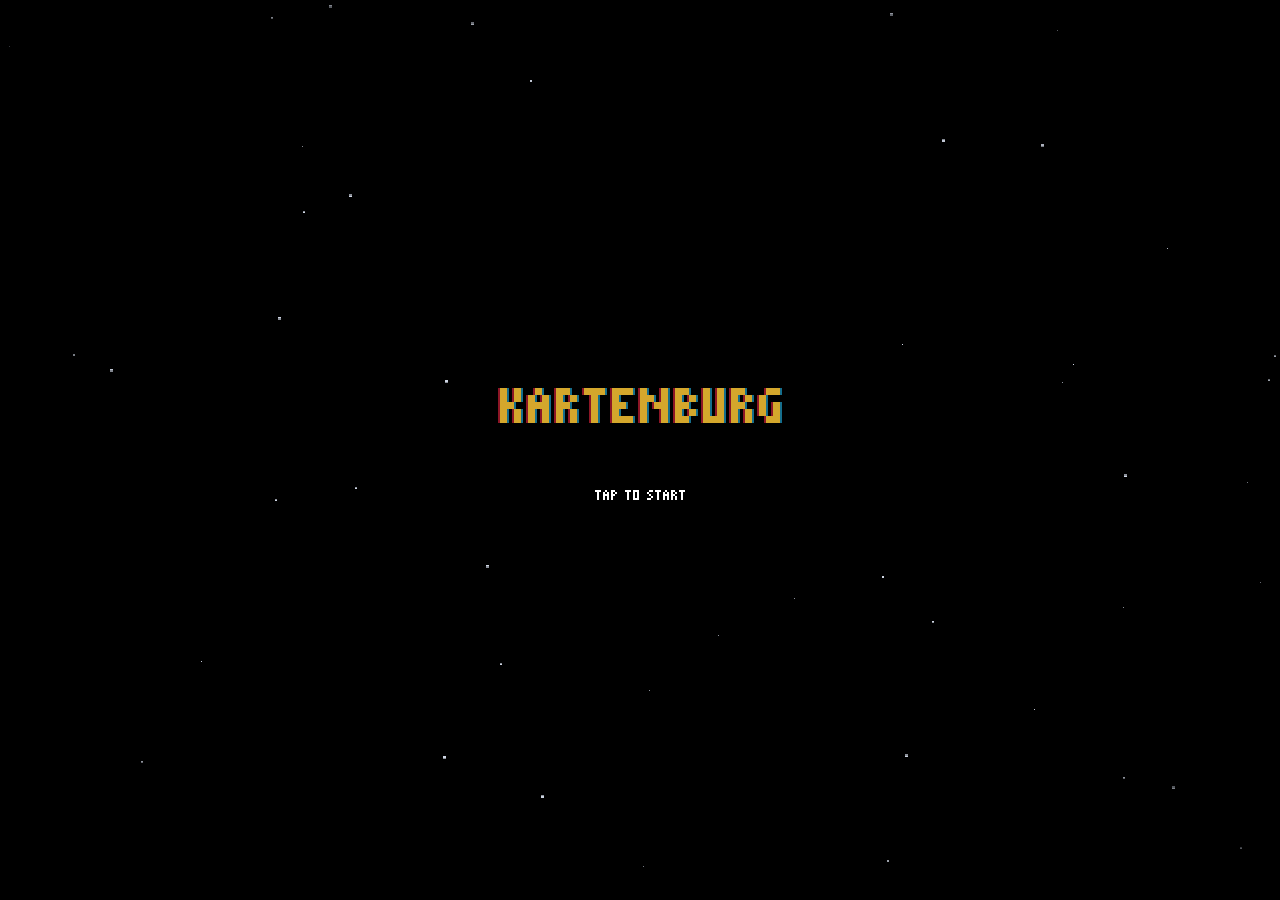
<file: index.html>
<!DOCTYPE html>
<html lang="en">
<head>
  <meta charset="UTF-8">
  <meta name="viewport" content="width=device-width, initial-scale=1.0, maximum-scale=1.0, user-scalable=no">
  <title>Kartenburg</title>
  <link rel="icon" href="data:image/svg+xml,<svg xmlns='http://www.w3.org/2000/svg' viewBox='0 0 16 16' shape-rendering='crispEdges'><rect width='16' height='16' fill='%230e1116'/><rect x='2' y='1' width='12' height='14' fill='%23f4ecd8'/><rect x='3' y='2' width='10' height='12' fill='%238d2233'/><rect x='7' y='5' width='2' height='6' fill='%23d4a72c'/><rect x='5' y='7' width='6' height='2' fill='%23d4a72c'/></svg>">
  <link rel="stylesheet" href="css/style.css?v=20260729m">
</head>
<body class="pixel-mode app on-title">
  <main>
    <div id="titleScreen" onclick="enterMenu()">
      <div id="titleFx" aria-hidden="true"></div>
      <div class="title-stack">
        <h1 class="pixel-title wave" data-scale="7">Kartenburg</h1>
      </div>
      <button class="press-start" type="button" onclick="enterMenu()"><span class="pixel-title" data-scale="2" data-color="#ffffff">Tap to start</span></button>
    </div>

    <div id="setup" class="hidden">
      <div id="menuFx" aria-hidden="true"></div>
      <h2 class="pixel-title wave" data-scale="5">Kartenburg</h2>
      <div class="menu-list" id="menuMain">
        <button class="btn primary big" onclick="showPlayerSelect()"><span class="pixel-title" data-scale="2" data-color="#ffffff">New Game</span></button>
        <button class="btn big" onclick="startTutorial()"><span class="pixel-title" data-scale="2" data-color="#ffffff">Tutorial</span></button>
        <span class="menu-divider"></span>
        <button class="btn" onclick="openHowto(false)"><span class="pixel-title" data-scale="2" data-color="#ffffff">How to Play</span></button>
        <button class="btn" onclick="window.open('reference.html', '_blank')"><span class="pixel-title" data-scale="2" data-color="#ffffff">Print &amp; Play</span></button>
        <button class="btn" onclick="openSound()"><span class="pixel-title" data-scale="2" data-color="#ffffff">Sound</span></button>
      </div>
      <div class="menu-list hidden" id="menuPlayers">
        <button class="btn primary big" onclick="newGame(1)"><span class="pixel-title" data-scale="2" data-color="#ffffff">1 Player</span></button>
        <button class="btn big" onclick="newGame(2)"><span class="pixel-title" data-scale="2" data-color="#ffffff">2 Players</span></button>
        <button class="btn big" onclick="newGame(3)"><span class="pixel-title" data-scale="2" data-color="#ffffff">3 Players</span></button>
        <button class="btn big" onclick="newGame(4)"><span class="pixel-title" data-scale="2" data-color="#ffffff">4 Players</span></button>
        <span class="menu-divider"></span>
        <button class="btn" onclick="showMainMenu()"><span class="pixel-title" data-scale="2" data-color="#ffffff">Back</span></button>
      </div>
    </div>

    <div id="gameArea" class="hidden">
      <div id="hud">
        <span class="hud-brand pixel-title" data-scale="2">Kartenburg</span>
        <div class="hud-right">
          <span id="hudInfo"></span>
          <button class="btn slim" onclick="toggleLogDrawer()" title="Chronicle">📜</button>
          <button class="btn slim" onclick="togglePause(true)" title="Menu">☰</button>
        </div>
      </div>
      <div class="board-viewport">
        <div class="board-scale">
          <div class="board-wrap">
            <div id="board"></div>
          </div>
        </div>
      </div>
      <div id="bottomBar">
        <button id="trayHandle" type="button" onclick="toggleTray()" aria-label="Show or hide your hand">▼</button>
        <div id="handArea"></div>
        <div id="turnPanel"></div>
      </div>
    </div>

    <div id="howto" class="hidden">
      <div class="howto-frame">
        <h2 id="howtoTitle"></h2>
        <div id="howtoBody"></div>
        <div class="howto-nav">
          <button class="btn" id="howtoPrev" onclick="howtoStep(-1)">◀</button>
          <span id="howtoDots"></span>
          <button class="btn" id="howtoNext" onclick="howtoStep(1)">▶</button>
        </div>
        <button class="btn primary" onclick="closeHowto()">Close</button>
      </div>
    </div>

    <div id="logDrawer" class="hidden">
      <h3><span class="pixel-title" data-scale="2">Chronicle</span></h3>
      <div id="log" class="log-panel"></div>
      <button class="btn" onclick="toggleLogDrawer()">Close</button>
    </div>

    <div id="pauseMenu" class="modal-backdrop hidden">
      <div class="modal">
        <h2 class="pixel-title" data-scale="3">Paused</h2>
        <div class="pause-buttons">
          <button class="btn primary" onclick="togglePause(false)"><span class="pixel-title" data-scale="2" data-color="#ffffff">Resume</span></button>
          <button class="btn" onclick="openSound()"><span class="pixel-title" data-scale="2" data-color="#ffffff">Sound</span></button>
          <button class="btn" onclick="toggleFullscreen()"><span class="pixel-title" data-scale="2" data-color="#ffffff">Fullscreen</span></button>
          <button class="btn" onclick="toggleLogDrawer(); togglePause(false)"><span class="pixel-title" data-scale="2" data-color="#ffffff">Chronicle</span></button>
          <button class="btn" onclick="openHowto(true)"><span class="pixel-title" data-scale="2" data-color="#ffffff">How to Play</span></button>
          <button class="btn" onclick="backToSetup()"><span class="pixel-title" data-scale="2" data-color="#ffffff">Abandon war</span></button>
        </div>
      </div>
    </div>
  </main>

  <div id="soundMenu" class="modal-backdrop hidden">
    <div class="modal sound-modal">
      <h2 class="pixel-title" data-scale="3">Sound</h2>
      <div class="vol-rows">
        <label class="vol-row">
          <span class="vol-name">Overall</span>
          <input type="range" id="volMaster" min="0" max="100" step="5" oninput="onVolume('master', this.value)">
          <span class="vol-num" id="volMasterNum">90</span>
        </label>
        <label class="vol-row">
          <span class="vol-name">Music</span>
          <input type="range" id="volMusic" min="0" max="100" step="5" oninput="onVolume('music', this.value)">
          <span class="vol-num" id="volMusicNum">40</span>
        </label>
        <label class="vol-row">
          <span class="vol-name">Effects</span>
          <input type="range" id="volFx" min="0" max="100" step="5" oninput="onVolume('fx', this.value)">
          <span class="vol-num" id="volFxNum">90</span>
        </label>
      </div>
      <div class="sound-actions">
        <button class="btn muteBtn" onclick="toggleSound()"><span class="pixel-title" data-scale="2" data-color="#ffffff">Sound on</span></button>
        <button class="btn primary" onclick="closeSound()"><span class="pixel-title" data-scale="2" data-color="#ffffff">Done</span></button>
      </div>
    </div>
  </div>

  <div id="actionModal" class="modal-backdrop hidden">
    <div class="modal action-modal">
      <h2 id="amTitle"></h2>
      <div id="amBody"></div>
    </div>
  </div>

  <div id="handoff" class="modal-backdrop hidden">
    <div class="modal">
      <p id="handoffText"></p>
      <button class="btn primary big" onclick="revealTurn()">Begin turn</button>
    </div>
  </div>

  <div id="endModal" class="modal-backdrop hidden">
    <div class="modal">
      <h2 class="pixel-title wave" data-scale="3">The War Ends</h2>
      <p id="endVerdict" class="verdict"></p>
      <table id="endTable"></table>
      <div style="display:flex;gap:0.8rem;justify-content:center;flex-wrap:wrap">
        <button class="btn primary" onclick="hideEndModal(); newGame(ui.numHumans)">⚔️ Rematch</button>
        <button class="btn" onclick="backToSetup()">Main menu</button>
        <button class="btn" onclick="hideEndModal()">Inspect the field</button>
      </div>
    </div>
  </div>

  <div id="fx"></div>

  <div id="tutorBox" class="hidden">
    <div class="tut-head"><span class="pixel-title" data-scale="2" data-color="#d4a72c">Tutorial</span></div>
    <div id="tutText" class="tut-text"></div>
    <div class="tut-actions">
      <button class="btn primary" id="tutNextBtn" onclick="tutNext()">Next ▶</button>
      <button class="btn slim" onclick="tutSkip()">Skip tutorial</button>
    </div>
  </div>

  <div id="toast"></div>

  <div id="hintBar" class="hidden"></div>

  <script src="js/pixeltext.js?v=20260729m"></script>
  <script src="js/cards.js?v=20260729m"></script>
  <script src="js/engine.js?v=20260729m"></script>
  <script src="js/ui.js?v=20260729m"></script>
  <script src="js/consoleui.js?v=20260729m"></script>
</body>
</html>
</file>
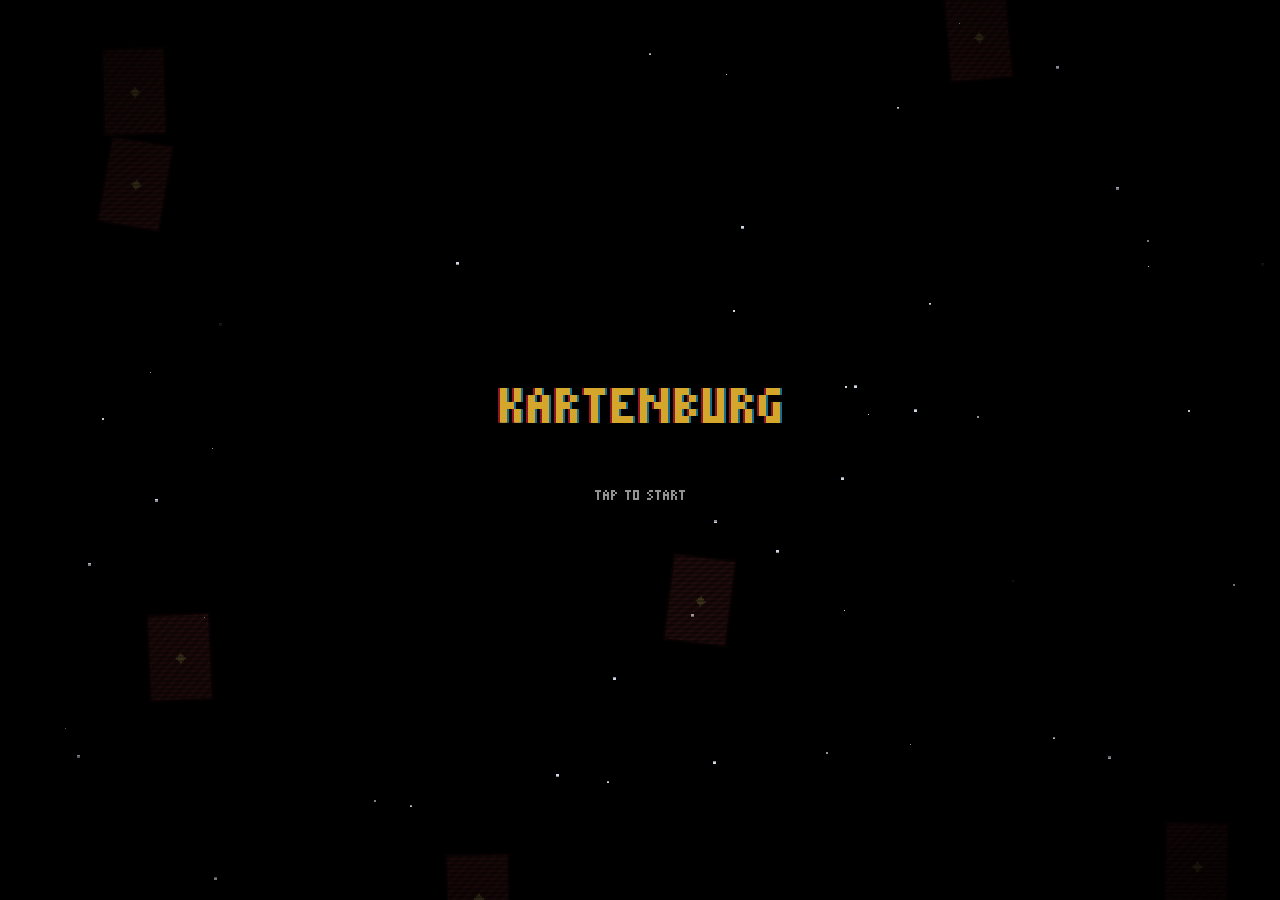
<file: game.html>
<!DOCTYPE html>
<html lang="en">
<head>
  <meta charset="UTF-8">
  <meta http-equiv="refresh" content="0;url=index.html">
  <title>Kartenburg</title>
</head>
<body>
  <p><a href="index.html">Kartenburg</a></p>
</body>
</html>
</file>
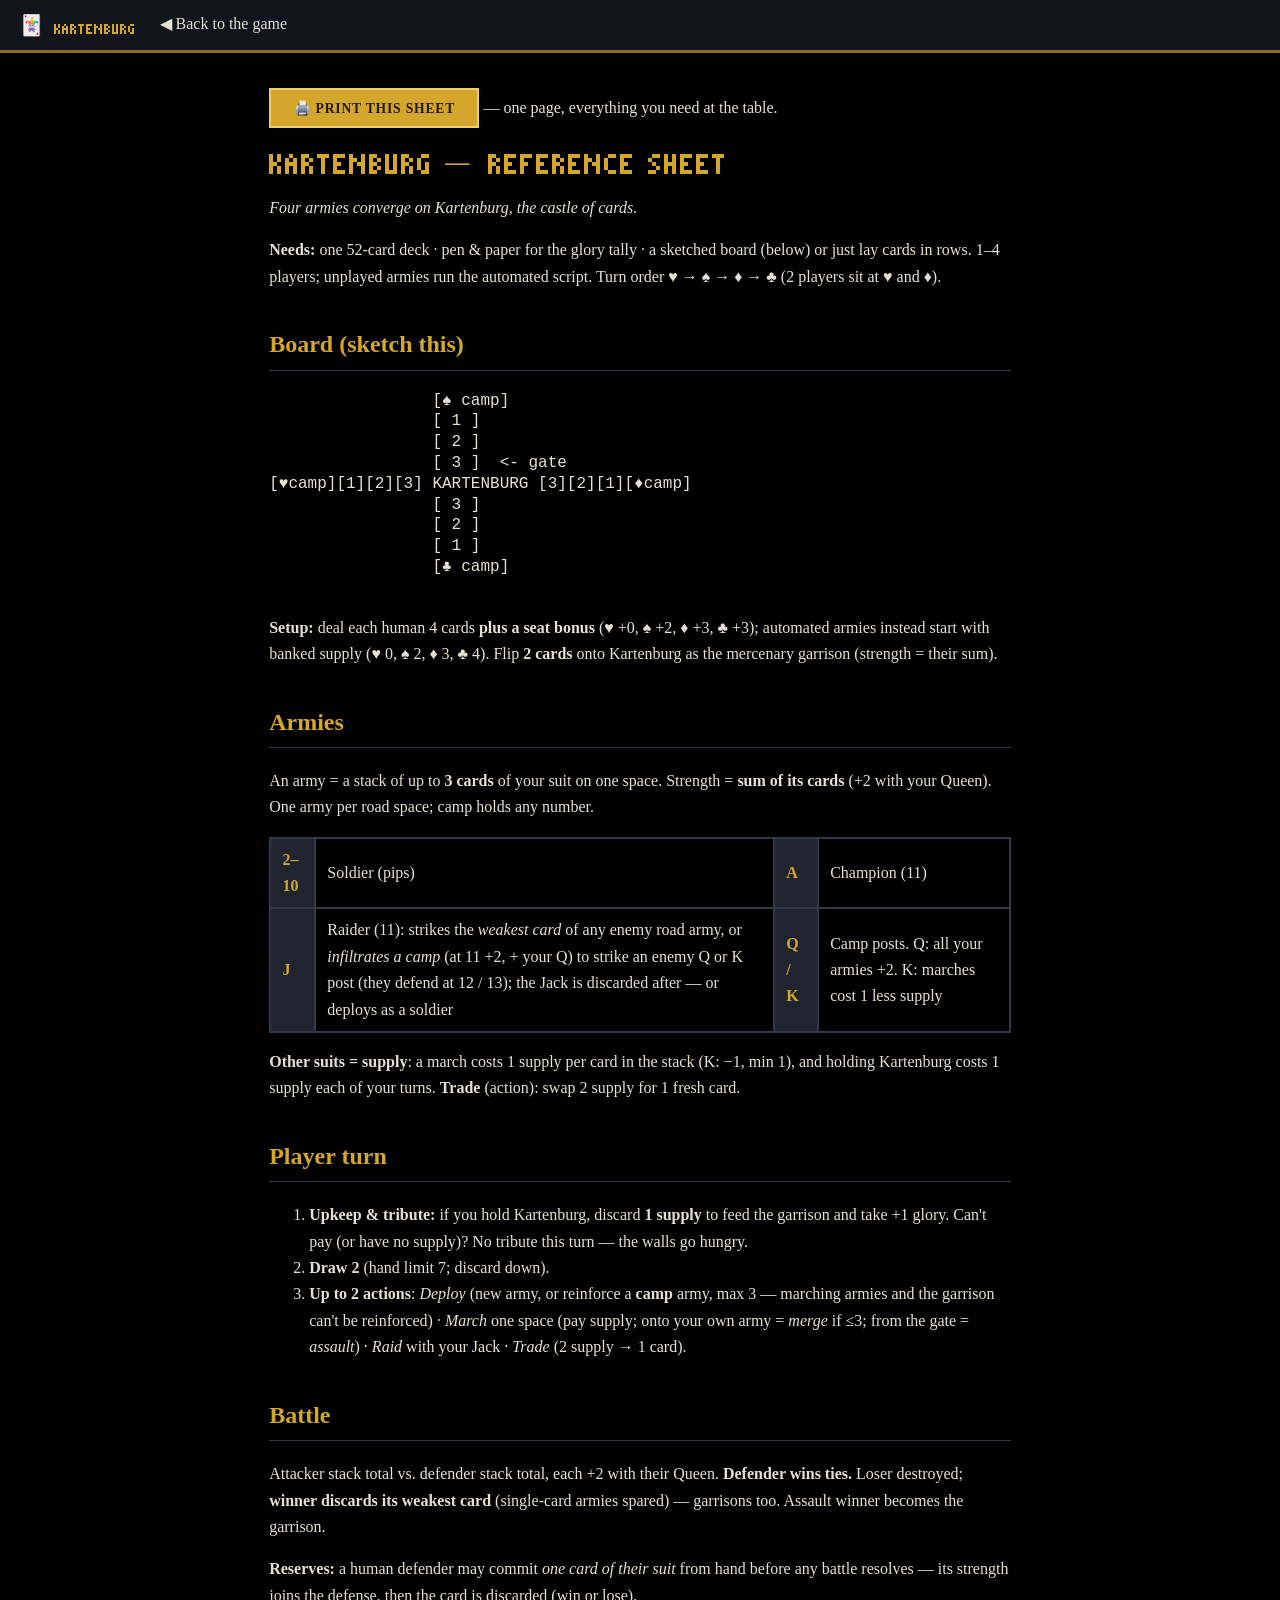
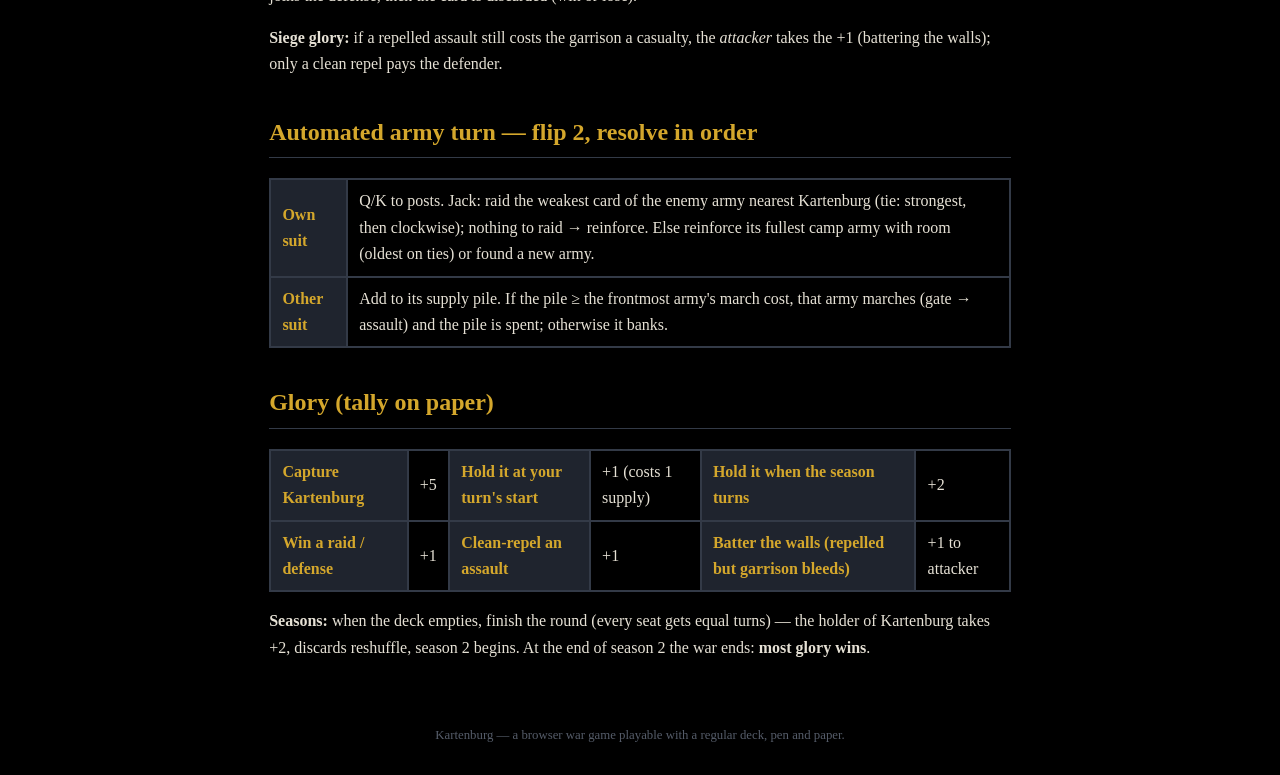
<file: reference.html>
<!DOCTYPE html>
<html lang="en">
<head>
  <meta charset="UTF-8">
  <meta name="viewport" content="width=device-width, initial-scale=1.0">
  <title>Print &amp; Play — Kartenburg</title>
  <link rel="stylesheet" href="css/style.css?v=20260729m">
</head>
<body class="pixel-mode">
  <nav>
    <a class="brand" href="index.html">🃏 <span class="pixel-title" data-scale="2">Kartenburg</span></a>
    <a class="navlink" href="index.html">◀ Back to the game</a>
  </nav>

  <main class="prose">
    <p class="no-print"><button class="btn primary" onclick="window.print()">🖨️ Print this sheet</button>
    — one page, everything you need at the table.</p>

    <h1 class="pixel-title" data-scale="4">Kartenburg — Reference Sheet</h1>
    <p><em>Four armies converge on Kartenburg, the castle of cards.</em></p>
    <p><strong>Needs:</strong> one 52-card deck · pen &amp; paper for the glory tally ·
    a sketched board (below) or just lay cards in rows. 1–4 players; unplayed armies run
    the automated script. Turn order ♥ → ♠ → ♦ → ♣ (2 players sit at ♥ and ♦).</p>

    <h2>Board (sketch this)</h2>
    <pre style="line-height:1.3">
                 [♠ camp]
                 [ 1 ]
                 [ 2 ]
                 [ 3 ]  &lt;- gate
[♥camp][1][2][3] KARTENBURG [3][2][1][♦camp]
                 [ 3 ]
                 [ 2 ]
                 [ 1 ]
                 [♣ camp]
    </pre>
    <p><strong>Setup:</strong> deal each human 4 cards <strong>plus a seat bonus</strong>
    (♥ +0, ♠ +2, ♦ +3, ♣ +3); automated armies instead start with banked supply
    (♥ 0, ♠ 2, ♦ 3, ♣ 4). Flip <strong>2 cards</strong> onto Kartenburg as the mercenary
    garrison (strength = their sum).</p>

    <h2>Armies</h2>
    <p>An army = a stack of up to <strong>3 cards</strong> of your suit on one space.
    Strength = <strong>sum of its cards</strong> (+2 with your Queen). One army per road
    space; camp holds any number.</p>
    <table>
      <tr><th>2–10</th><td>Soldier (pips)</td><th>A</th><td>Champion (11)</td></tr>
      <tr><th>J</th><td>Raider (11): strikes the <em>weakest card</em> of any enemy road army, or
          <em>infiltrates a camp</em> (at 11 +2, + your Q) to strike an enemy Q or K post
          (they defend at 12 / 13); the Jack is discarded after — or deploys as a soldier</td>
          <th>Q / K</th><td>Camp posts. Q: all your armies +2. K: marches cost 1 less supply</td></tr>
    </table>
    <p><strong>Other suits = supply</strong>: a march costs 1 supply per card in the stack
    (K: −1, min 1), and holding Kartenburg costs 1 supply each of your turns.
    <strong>Trade</strong> (action): swap 2 supply for 1 fresh card.</p>

    <h2>Player turn</h2>
    <ol>
      <li><strong>Upkeep &amp; tribute:</strong> if you hold Kartenburg, discard
      <strong>1 supply</strong> to feed the garrison and take +1 glory. Can't pay
      (or have no supply)? No tribute this turn — the walls go hungry.</li>
      <li><strong>Draw 2</strong> (hand limit 7; discard down).</li>
      <li><strong>Up to 2 actions</strong>: <em>Deploy</em> (new army, or reinforce a
      <strong>camp</strong> army, max 3 — marching armies and the garrison can't be
      reinforced) · <em>March</em> one space (pay supply; onto
      your own army = <em>merge</em> if ≤3; from the gate = <em>assault</em>) ·
      <em>Raid</em> with your Jack · <em>Trade</em> (2 supply → 1 card).</li>
    </ol>

    <h2>Battle</h2>
    <p>Attacker stack total vs. defender stack total, each +2 with their Queen.
    <strong>Defender wins ties.</strong> Loser destroyed; <strong>winner discards its
    weakest card</strong> (single-card armies spared) — garrisons too. Assault winner
    becomes the garrison.</p>
    <p><strong>Reserves:</strong> a human defender may commit <em>one card of their suit</em>
    from hand before any battle resolves — its strength joins the defense, then the card is
    discarded (win or lose).</p>
    <p><strong>Siege glory:</strong> if a repelled assault still costs the garrison a casualty,
    the <em>attacker</em> takes the +1 (battering the walls); only a clean repel pays the defender.</p>

    <h2>Automated army turn — flip 2, resolve in order</h2>
    <table>
      <tr><th>Own suit</th><td>Q/K to posts. Jack: raid the weakest card of the enemy army nearest Kartenburg (tie: strongest, then clockwise); nothing to raid → reinforce. Else reinforce its fullest camp army with room (oldest on ties) or found a new army.</td></tr>
      <tr><th>Other suit</th><td>Add to its supply pile. If the pile ≥ the frontmost army's march cost, that army marches (gate → assault) and the pile is spent; otherwise it banks.</td></tr>
    </table>

    <h2>Glory (tally on paper)</h2>
    <table>
      <tr><th>Capture Kartenburg</th><td>+5</td>
          <th>Hold it at your turn's start</th><td>+1 (costs 1 supply)</td>
          <th>Hold it when the season turns</th><td>+2</td></tr>
      <tr><th>Win a raid / defense</th><td>+1</td>
          <th>Clean-repel an assault</th><td>+1</td>
          <th>Batter the walls (repelled but garrison bleeds)</th><td>+1 to attacker</td></tr>
    </table>
    <p><strong>Seasons:</strong> when the deck empties, finish the round (every seat gets
    equal turns) — the holder of Kartenburg takes +2, discards reshuffle, season 2 begins.
    At the end of season 2 the war ends: <strong>most glory wins</strong>.</p>
  </main>

  <footer>Kartenburg — a browser war game playable with a regular deck, pen and paper.</footer>
  <script src="js/pixeltext.js"></script>
</body>
</html>
</file>
<file: css/style.css>
/* Kartenburg — shared styles */

:root {
  --bg: #171a21;
  --bg-panel: #1f242e;
  --text: #e6e1d5;
  --muted: #9a9485;
  --gold: #d4a72c;
  --gold-dim: #8a6d1d;
  --line: #333a47;
  --danger: #d06050;
  --good: #6dbb5a;
  --hearts: #c04545;
  --spades: #5d6675;
  --diamonds: #c99a2c;
  --clubs: #4c7a3d;
  font-size: 16px;
}

* { box-sizing: border-box; }

html { -webkit-text-size-adjust: 100%; }

body {
  margin: 0;
  background: var(--bg);
  background-image: radial-gradient(ellipse at 50% -20%, #232a38 0%, var(--bg) 60%);
  color: var(--text);
  font-family: Georgia, 'Times New Roman', serif;
  min-height: 100vh;
}

a { color: var(--gold); }

/* ── Navigation ─────────────────────────────────────────────── */
nav {
  display: flex;
  align-items: center;
  gap: 1.5rem;
  padding: 0.7rem 1.2rem;
  background: #12151b;
  border-bottom: 2px solid var(--gold-dim);
  flex-wrap: wrap;
}
nav .brand {
  font-size: 1.25rem;
  font-weight: bold;
  color: var(--gold);
  letter-spacing: 0.12em;
  text-decoration: none;
  text-transform: uppercase;
}
nav a.navlink {
  color: var(--text);
  text-decoration: none;
  padding: 0.2rem 0.1rem;
  border-bottom: 2px solid transparent;
}
nav a.navlink:hover { color: var(--gold); }
nav a.navlink.active { color: var(--gold); border-bottom-color: var(--gold); }

main { max-width: 1180px; margin: 0 auto; padding: 1.2rem; }

/* ── Landing page ───────────────────────────────────────────── */
.hero { text-align: center; padding: 3.5rem 1rem 2.5rem; }
.hero h1 {
  font-size: clamp(2.4rem, 7vw, 4.2rem);
  margin: 0;
  color: var(--gold);
  letter-spacing: 0.18em;
  text-transform: uppercase;
  text-shadow: 0 3px 0 #000, 0 0 40px rgba(212, 167, 44, 0.25);
}
.hero .suits { font-size: 2rem; letter-spacing: 0.4em; margin: 0.6rem 0 0; }
.hero .suits .red { color: #e05555; }
.hero .tagline { font-size: 1.2rem; color: var(--muted); margin: 0.8rem 0 2rem; font-style: italic; }
.hero .cta-row { display: flex; gap: 1rem; justify-content: center; flex-wrap: wrap; }
.hero .intro {
  max-width: 700px;
  margin: 0 auto 2rem;
  text-align: left;
  line-height: 1.65;
  color: var(--text);
  background: var(--bg-panel);
  border: 1px solid var(--line);
  border-left: 4px solid var(--gold);
  border-radius: 0 10px 10px 0;
  padding: 1rem 1.3rem;
}

.btn {
  display: inline-block;
  font-family: inherit;
  font-size: 0.95rem;
  padding: 0.6rem 1.4rem;
  border-radius: 6px;
  border: 1px solid var(--gold-dim);
  background: linear-gradient(#2a3140, #20252f);
  color: var(--text);
  text-decoration: none;
  cursor: pointer;
  transition: transform 0.08s, box-shadow 0.08s;
}
.btn:hover:not(:disabled) { box-shadow: 0 0 12px rgba(212, 167, 44, 0.35); transform: translateY(-1px); }
.btn:disabled { opacity: 0.4; cursor: default; }
.btn.primary {
  background: linear-gradient(#e0b23a, #b08a20);
  color: #221a08;
  font-weight: bold;
  border-color: #f0cd6b;
}
.btn.big { font-size: 1.1rem; padding: 0.9rem 2rem; }

.feature-grid {
  display: grid;
  grid-template-columns: repeat(auto-fit, minmax(260px, 1fr));
  gap: 1rem;
  margin: 1.5rem 0 3rem;
}
.feature {
  background: var(--bg-panel);
  border: 1px solid var(--line);
  border-radius: 10px;
  padding: 1.2rem 1.3rem;
}
.feature h3 { margin: 0 0 0.4rem; color: var(--gold); }
.feature p { margin: 0; color: var(--muted); line-height: 1.5; }
.feature .big { font-size: 2rem; display: block; margin-bottom: 0.4rem; }

/* ── Prose pages (rules / reference) ────────────────────────── */
.prose { max-width: 780px; margin: 0 auto; line-height: 1.65; }
.prose h1 { color: var(--gold); letter-spacing: 0.08em; }
.prose h2 { color: var(--gold); border-bottom: 1px solid var(--line); padding-bottom: 0.3rem; margin-top: 2.2rem; }
.prose table { border-collapse: collapse; width: 100%; margin: 1rem 0; }
.prose th, .prose td { border: 1px solid var(--line); padding: 0.5rem 0.7rem; text-align: left; }
.prose th { background: var(--bg-panel); color: var(--gold); }
.prose .tip { background: var(--bg-panel); border-left: 4px solid var(--gold); padding: 0.8rem 1rem; border-radius: 0 8px 8px 0; margin: 1rem 0; }
.prose .red { color: #e05555; }

/* ── Playing cards ──────────────────────────────────────────── */
.pcard {
  background: #f7f3ea;
  border: 1px solid #b9b19c;
  border-radius: 6px;
  box-shadow: 0 2px 4px rgba(0, 0, 0, 0.45);
  width: 64px;
  height: 90px;
  display: flex;
  flex-direction: column;
  align-items: center;
  justify-content: center;
  gap: 0.05rem;
  font-weight: bold;
  user-select: none;
  transition: transform 0.1s, box-shadow 0.1s;
}
.pcard .pc-rank { font-size: 1.35rem; line-height: 1; }
.pcard .pc-suit { font-size: 1.35rem; line-height: 1; }
.pcard.red { color: #c22b2b; }
.pcard.black { color: #23252c; }
.pcard.mini { width: 42px; height: 58px; border-radius: 5px; }
.pcard.mini .pc-rank, .pcard.mini .pc-suit { font-size: 0.95rem; }
.pcard.supply { background: #e7e0d0; }
.pcard.selected { outline: 3px solid var(--gold); transform: translateY(-6px); }

/* Card backs and table piles */
.pcard.back {
  background: repeating-linear-gradient(135deg, #7b2f2f 0 6px, #5d2020 6px 12px);
  border-color: #3a1414;
  box-shadow: 0 2px 4px rgba(0, 0, 0, 0.5);
}
.pcard.back::after { content: '⚜'; color: rgba(240, 205, 107, 0.8); font-size: 1.3rem; }
.cell.pile { flex-direction: column; gap: 4px; border: 1.5px dashed #2c3340; border-radius: 10px; }
.cell.pile .pile-stack { position: relative; width: 64px; height: 90px; }
.cell.pile .pile-stack .pcard { position: absolute; inset: 0; }
.cell.pile .pile-stack .pcard.b2 { transform: translate(3px, -3px); }
.cell.pile .pile-stack .pcard.b3 { transform: translate(6px, -6px); }
.pile-count { color: var(--muted); font-size: 0.72rem; }
.pile-empty { color: #3d4453; font-size: 0.75rem; }

/* Army stacks: overlapped minis + a strength badge */
.stack { display: flex; align-items: center; position: relative; padding-right: 6px; }
.stack .pcard.mini { width: 30px; height: 42px; margin-left: -14px; box-shadow: -1px 1px 3px rgba(0,0,0,0.5); }
.stack .pcard.mini:first-child { margin-left: 0; }
.stack .pcard.mini .pc-rank, .stack .pcard.mini .pc-suit { font-size: 0.72rem; }
.stack .str-badge {
  position: absolute;
  bottom: -7px;
  right: -4px;
  background: var(--gold);
  color: #221a08;
  font-weight: bold;
  font-size: 0.7rem;
  border-radius: 8px;
  padding: 0 5px;
  border: 1px solid #6b551a;
}

.cell.movable { cursor: pointer; border-style: solid; box-shadow: 0 0 8px rgba(109, 187, 90, 0.55); border-color: var(--good) !important; }

.army-chip {
  background: var(--gold);
  color: #221a08;
  font-weight: bold;
  font-size: 0.68rem;
  border-radius: 7px;
  padding: 0 4px;
}
.camp-chips { display: flex; gap: 3px; flex-wrap: wrap; justify-content: center; }
.supply-note { font-size: 0.62rem; color: var(--muted); }

/* Camp strip: the acting player's armies at home, full detail */
.camp-strip { margin-bottom: 0.8rem; }
.camp-strip h3 { color: var(--gold); font-size: 0.85rem; letter-spacing: 0.12em; text-transform: uppercase; margin: 0 0 0.4rem; }
.camp-armies { display: flex; gap: 1.1rem; flex-wrap: wrap; align-items: center; min-height: 48px; }
.camp-army {
  padding: 6px 10px 10px 6px;
  border: 1.5px dashed var(--line);
  border-radius: 8px;
  cursor: pointer;
}
.camp-army.movable { border-style: solid; border-color: var(--good); box-shadow: 0 0 8px rgba(109, 187, 90, 0.4); }
.camp-army.targetable { border-style: solid; border-color: var(--gold); box-shadow: 0 0 10px rgba(212, 167, 44, 0.55); animation: pulse 1.1s ease-in-out infinite alternate; }
.camp-army.selected-army { border-style: solid; border-color: var(--gold); }
.camp-army.new-army { color: var(--muted); text-align: center; font-size: 0.75rem; line-height: 1.3; min-width: 60px; }
.supply-count { color: var(--muted); font-weight: normal; text-transform: none; letter-spacing: 0; margin-left: 0.6rem; }

.hand-slot { display: flex; flex-direction: column; align-items: center; gap: 0.25rem; cursor: pointer; }
.hand-slot .hand-tag { font-size: 0.68rem; color: var(--muted); text-transform: uppercase; letter-spacing: 0.08em; }
.hand-slot:hover .pcard.playable { transform: translateY(-6px); box-shadow: 0 8px 14px rgba(0, 0, 0, 0.6), 0 0 10px rgba(212, 167, 44, 0.45); }

/* ── Game layout ────────────────────────────────────────────── */
.game-layout {
  display: grid;
  grid-template-columns: minmax(0, 1fr) 320px;
  gap: 1rem;
  align-items: start;
}
@media (max-width: 1020px) {
  .game-layout { grid-template-columns: 1fr; }
}

#setup { text-align: center; padding: 2.5rem 1rem; }
#setup h2 { color: var(--gold); letter-spacing: 0.1em; }
#setup .seat-note { color: var(--muted); max-width: 560px; margin: 0.8rem auto 1.6rem; line-height: 1.5; }
#setup .cta-row { display: flex; gap: 0.8rem; justify-content: center; flex-wrap: wrap; }

/* Board */
.board-wrap {
  background: var(--bg-panel);
  border: 1px solid var(--line);
  border-radius: 12px;
  padding: 0.9rem;
  overflow-x: auto;
}
#board {
  display: grid;
  grid-template-columns: repeat(9, 64px);
  grid-template-rows: repeat(9, 64px);
  gap: 5px;
  justify-content: center;
}
.cell {
  border-radius: 8px;
  display: flex;
  align-items: center;
  justify-content: center;
  position: relative;
}
.cell.road { border: 1.5px dashed #3d4453; }
.cell.road.suit-hearts { border-color: color-mix(in srgb, var(--hearts) 55%, transparent); }
.cell.road.suit-spades { border-color: color-mix(in srgb, var(--spades) 75%, transparent); }
.cell.road.suit-diamonds { border-color: color-mix(in srgb, var(--diamonds) 55%, transparent); }
.cell.road.suit-clubs { border-color: color-mix(in srgb, var(--clubs) 65%, transparent); }

.cell.camp {
  border: 2px solid var(--line);
  background: #161a22;
  flex-direction: column;
  gap: 1px;
  overflow: hidden;
}
.cell.camp.suit-hearts { border-color: var(--hearts); }
.cell.camp.suit-spades { border-color: var(--spades); }
.cell.camp.suit-diamonds { border-color: var(--diamonds); }
.cell.camp.suit-clubs { border-color: var(--clubs); }
.camp-head { font-size: 0.72rem; display: flex; align-items: center; gap: 2px; }
.camp-head .post {
  background: var(--gold);
  color: #221a08;
  border-radius: 3px;
  font-size: 0.62rem;
  font-weight: bold;
  padding: 0 3px;
}
.camp-stack { display: flex; }
.camp-stack .pcard.mini { width: 24px; height: 34px; margin-left: -12px; }
.camp-stack .pcard.mini:first-child { margin-left: 0; }
.camp-stack .pcard.mini .pc-rank, .camp-stack .pcard.mini .pc-suit { font-size: 0.6rem; }

.cell.citadel {
  border: 2.5px solid var(--gold);
  background: radial-gradient(#2c2a1c, #1d1c14);
  box-shadow: 0 0 16px rgba(212, 167, 44, 0.25);
  flex-direction: column;
}
.cell.citadel .crown { font-size: 0.9rem; position: absolute; top: -1px; right: 2px; }
.cell.citadel.owner-hearts { border-color: var(--hearts); }
.cell.citadel.owner-spades { border-color: var(--spades); }
.cell.citadel.owner-diamonds { border-color: var(--diamonds); }
.cell.citadel.owner-clubs { border-color: var(--clubs); }

.cell.targetable {
  cursor: pointer;
  border-style: solid;
  border-color: var(--gold) !important;
  box-shadow: 0 0 12px rgba(212, 167, 44, 0.55);
  animation: pulse 1.1s ease-in-out infinite alternate;
}
@keyframes pulse { from { box-shadow: 0 0 6px rgba(212, 167, 44, 0.35); } to { box-shadow: 0 0 16px rgba(212, 167, 44, 0.75); } }

/* Hand */
#handArea { margin-top: 1rem; }
#handArea h3 { color: var(--gold); font-size: 0.85rem; letter-spacing: 0.12em; text-transform: uppercase; margin: 0 0 0.6rem; }
.hand-cards { display: flex; gap: 0.7rem; flex-wrap: wrap; }

/* Sidebar */
.sidebar { display: flex; flex-direction: column; gap: 1rem; }
.panel {
  background: var(--bg-panel);
  border: 1px solid var(--line);
  border-radius: 10px;
  padding: 0.8rem 1rem;
}
.panel h3 { margin: 0 0 0.5rem; color: var(--gold); font-size: 0.85rem; letter-spacing: 0.12em; text-transform: uppercase; }

.score-row {
  display: flex;
  align-items: center;
  gap: 0.5rem;
  padding: 0.3rem 0.4rem;
  border-radius: 6px;
  font-size: 0.9rem;
}
.score-row.current { background: #2a3140; outline: 1px solid var(--gold-dim); }
.score-row .dot { width: 0.7rem; height: 0.7rem; border-radius: 50%; flex-shrink: 0; }
.score-row .score-name { flex: 1; }
.score-row .score-who { color: var(--muted); font-size: 0.78rem; }
.score-row .score-glory { font-weight: bold; }
.deck-info { color: var(--muted); font-size: 0.78rem; margin-top: 0.5rem; text-align: center; }

#turnPanel p { margin: 0 0 0.5rem; line-height: 1.45; }
#turnPanel .prompt { color: var(--gold); font-size: 0.9rem; }
#turnPanel .btn { margin-bottom: 0.3rem; font-size: 0.85rem; padding: 0.45rem 0.9rem; }
.bad { color: var(--danger); font-weight: bold; }
.good { color: var(--good); font-weight: bold; }

.log-panel { max-height: 300px; overflow-y: auto; font-size: 0.8rem; line-height: 1.45; }
.log-panel p { margin: 0 0 0.35rem; }
.log-panel .log-battle { color: var(--danger); font-weight: bold; }
.log-panel .log-system { color: var(--gold); }
.log-panel .log-turn { color: var(--muted); font-style: italic; }
.log-panel .log-npc { color: #8ea3c0; }
.log-panel .log-player { color: var(--text); }

/* ── Overlays ───────────────────────────────────────────────── */
#toast {
  position: fixed;
  bottom: 1.2rem;
  left: 50%;
  transform: translateX(-50%);
  background: var(--danger);
  color: #fff;
  padding: 0.6rem 1.2rem;
  border-radius: 8px;
  opacity: 0;
  pointer-events: none;
  transition: opacity 0.25s;
  z-index: 60;
  font-size: 0.9rem;
}
#toast.show { opacity: 1; }

.modal-backdrop {
  position: fixed;
  inset: 0;
  background: rgba(8, 10, 14, 0.85);
  display: flex;
  align-items: center;
  justify-content: center;
  z-index: 50;
  padding: 1rem;
}
.modal {
  background: var(--bg-panel);
  border: 2px solid var(--gold-dim);
  border-radius: 12px;
  padding: 1.6rem 2rem;
  max-width: 520px;
  width: 100%;
  text-align: center;
}
.modal h2 { color: var(--gold); margin-top: 0; letter-spacing: 0.1em; }
.modal table { margin: 1rem auto; border-collapse: collapse; width: 100%; }
.modal th, .modal td { border: 1px solid var(--line); padding: 0.45rem 0.7rem; }
.modal th { color: var(--gold); }
.modal .winner-row td { color: var(--gold); font-weight: bold; }
.modal .verdict { font-size: 1.15rem; margin: 0.8rem 0; }
#handoffText { font-size: 1.3rem; line-height: 1.6; margin-bottom: 1.2rem; }

/* Action modal: explicit choices for discard / deploy / march / raid */
.modal.action-modal { text-align: left; max-width: 560px; }
.modal.action-modal h2 { font-size: 1.15rem; text-align: center; }
.am-option {
  display: flex;
  flex-direction: column;
  gap: 0.2rem;
  width: 100%;
  margin: 0 0 0.55rem;
  padding: 0.65rem 0.9rem;
  font-family: inherit;
  font-size: 0.95rem;
  text-align: left;
  background: #262c38;
  color: var(--text);
  border: 1px solid var(--line);
  border-radius: 8px;
  cursor: pointer;
  transition: border-color 0.1s, box-shadow 0.1s;
}
.am-option:hover { border-color: var(--gold); box-shadow: 0 0 10px rgba(212, 167, 44, 0.35); }
.am-option .am-main { font-weight: bold; }
.am-option .am-sub { color: var(--muted); font-size: 0.82rem; line-height: 1.4; }
.am-cards { display: flex; gap: 0.6rem; flex-wrap: wrap; justify-content: center; margin: 0.8rem 0 0.4rem; }
.am-cards .pcard { cursor: pointer; }
.am-cards .pcard:hover { transform: translateY(-6px); box-shadow: 0 8px 14px rgba(0, 0, 0, 0.6), 0 0 10px rgba(212, 167, 44, 0.45); }
.am-cancel { text-align: center; margin-top: 0.8rem; }
#amBody p { line-height: 1.5; margin: 0 0 0.7rem; }
.hidden { display: none !important; }

footer { text-align: center; color: #555c69; font-size: 0.8rem; padding: 2rem 1rem; }

/* ── Juice: flights, flips, shakes, sparks and floats ───────── */
#fx { position: fixed; inset: 0; pointer-events: none; z-index: 45; overflow: hidden; }
.fx-fly { position: fixed; z-index: 46; will-change: transform; filter: drop-shadow(0 6px 10px rgba(0,0,0,0.5)); }
.fx-fly.spin > .pcard { animation: fxSpin 0.42s linear; }
@keyframes fxSpin { to { transform: rotate(360deg); } }

.fx-reveal { position: fixed; transform: translate(-50%, -50%) scale(1.25); z-index: 47; perspective: 500px; }
.fx-flip3d { position: relative; width: 64px; height: 90px; transform-style: preserve-3d; animation: fxFlip 0.5s 0.08s forwards; }
.fx-flip3d .face { position: absolute; inset: 0; backface-visibility: hidden; }
.fx-flip3d .face.front { transform: rotateY(180deg); }
@keyframes fxFlip { to { transform: rotateY(180deg); } }

.fx-float {
  position: fixed;
  transform: translate(-50%, -50%);
  font-weight: bold;
  font-size: 1rem;
  color: var(--text);
  text-shadow: 0 2px 4px #000, 0 0 12px rgba(0,0,0,0.8);
  animation: fxFloat 1s ease-out forwards;
  z-index: 48;
  white-space: nowrap;
}
.fx-float.gold { color: var(--gold); }
.fx-float.red { color: #ff8a75; }
.fx-float.big { font-size: 1.35rem; }
@keyframes fxFloat {
  0% { opacity: 0; transform: translate(-50%, -50%) scale(0.6); }
  15% { opacity: 1; transform: translate(-50%, -60%) scale(1.15); }
  100% { opacity: 0; transform: translate(-50%, -160%) scale(1); }
}

.fx-flash {
  position: fixed;
  width: 110px; height: 110px;
  transform: translate(-50%, -50%);
  border-radius: 50%;
  background: radial-gradient(rgba(255,255,240,0.95), rgba(255,255,240,0));
  animation: fxFlash 0.4s ease-out forwards;
  z-index: 46;
}
@keyframes fxFlash { from { opacity: 1; } to { opacity: 0; transform: translate(-50%,-50%) scale(1.6); } }

.fx-spark {
  position: fixed;
  width: 7px; height: 7px;
  border-radius: 2px;
  transform: translate(-50%, -50%);
  animation: fxSpark 0.65s ease-out forwards;
  z-index: 46;
}
@keyframes fxSpark {
  to { transform: translate(-50%, -50%) translate(var(--dx), var(--dy)) scale(0.15) rotate(200deg); opacity: 0; }
}

.fx-season {
  position: fixed; inset: 0;
  background: radial-gradient(rgba(212, 167, 44, 0.28), rgba(0,0,0,0));
  animation: fxSeason 0.9s ease-out forwards;
  z-index: 44;
}
@keyframes fxSeason { from { opacity: 1; } to { opacity: 0; } }

.fx-pop { animation: fxPop 0.35s cubic-bezier(.3,1.6,.6,1); }
@keyframes fxPop { 0% { transform: scale(1); } 40% { transform: scale(1.18); } 100% { transform: scale(1); } }

.board-wrap.shake-sm { animation: fxShake 0.3s; --amp: 3px; }
.board-wrap.shake-md { animation: fxShake 0.42s; --amp: 6px; }
.board-wrap.shake-lg { animation: fxShake 0.6s; --amp: 11px; }
@keyframes fxShake {
  10% { transform: translate(calc(var(--amp) * -1), calc(var(--amp) * 0.6)); }
  25% { transform: translate(var(--amp), calc(var(--amp) * -0.7)); }
  40% { transform: translate(calc(var(--amp) * -0.8), calc(var(--amp) * -0.5)); }
  55% { transform: translate(calc(var(--amp) * 0.7), calc(var(--amp) * 0.5)); }
  75% { transform: translate(calc(var(--amp) * -0.4), calc(var(--amp) * 0.2)); }
  100% { transform: none; }
}

/* ── Print (reference sheet) ────────────────────────────────── */
@media print {
  body { background: #fff; color: #111; }
  nav, footer, .no-print { display: none !important; }
  .prose { max-width: none; line-height: 1.4; font-size: 11pt; }
  .prose h1 { color: #111; margin-top: 0; }
  .prose h2 { color: #111; border-color: #999; margin-top: 1rem; }
  .prose th { background: #eee; color: #111; }
  .prose th, .prose td { border-color: #999; padding: 0.25rem 0.5rem; }
  .prose .tip { background: #f4f4f4; border-color: #555; }
}


/* ── Balatro-inspired look & feel ───────────────────────────── */

/* Plain black behind everything: the board is the only thing to look at. */
body { background-color: #000; background-image: none; }

/* Felt table with a wooden rim */
.board-wrap {
  background: radial-gradient(ellipse at 50% 30%, #2b4433 0%, #1e2f24 55%, #131c16 100%);
  border: 3px solid #4a3620;
  border-radius: 14px;
  box-shadow: inset 0 0 70px rgba(0, 0, 0, 0.55), 0 8px 28px rgba(0, 0, 0, 0.5);
}
.cell.road { border-color: rgba(255, 255, 255, 0.12); }

/* Chunky card faces with corner indices */
.pcard {
  background: linear-gradient(160deg, #fdfaf1 0%, #f1e9d6 100%);
  border-radius: 8px;
  box-shadow: 0 3px 6px rgba(0, 0, 0, 0.5), inset 0 0 0 1.5px rgba(255, 255, 255, 0.6);
}
.pcard.fancy { position: relative; justify-content: center; }
.pcard.fancy .pc-idx { position: absolute; display: flex; flex-direction: column; align-items: center; line-height: 1; }
.pcard.fancy .pc-idx b { font-size: 0.9rem; }
.pcard.fancy .pc-idx i { font-style: normal; font-size: 0.72rem; }
.pcard.fancy .pc-idx.tl { top: 5px; left: 6px; }
.pcard.fancy .pc-idx.br { bottom: 5px; right: 6px; transform: rotate(180deg); }
.pcard.fancy .pc-mid { font-size: 1.9rem; line-height: 1; filter: drop-shadow(0 1px 1px rgba(0,0,0,0.25)); }
.pcard.back {
  background:
    radial-gradient(circle at 50% 50%, rgba(240, 205, 107, 0.16) 0 18%, transparent 19%),
    repeating-linear-gradient(135deg, #7b2f2f 0 6px, #5d2020 6px 12px);
  border-color: #3a1414;
}

/* Living hand: idle sway + 3D cursor tilt */
#handArea .hand-cards { perspective: 900px; padding-top: 14px; }
#handArea .hand-slot { --i: 0; position: relative; animation: cardBob 3.8s ease-in-out infinite; animation-delay: calc(var(--i) * -0.47s); }
#handArea .hand-slot:hover { z-index: 6; }
@keyframes cardBob {
  0%, 100% { transform: translateY(0) rotate(-0.7deg); }
  50% { transform: translateY(-4px) rotate(0.7deg); }
}
#handArea .hand-slot .pcard {
  transform: perspective(650px) rotateX(var(--rx, 0deg)) rotateY(var(--ry, 0deg)) translateY(var(--lift, 0px)) scale(var(--sc, 1));
  transition: transform 0.13s ease-out, box-shadow 0.13s;
  will-change: transform;
}
#handArea .hand-slot:hover .pcard.playable { box-shadow: 0 14px 22px rgba(0, 0, 0, 0.65), 0 0 14px rgba(212, 167, 44, 0.5); }
#handArea .hand-slot:active .pcard { transition-duration: 0.05s; transform: perspective(650px) translateY(-6px) scale(0.97); }

/* Bouncy buttons */
.btn { transition: transform 0.12s cubic-bezier(0.3, 1.6, 0.6, 1), box-shadow 0.12s; }
.btn:hover:not(:disabled) { transform: translateY(-2px) rotate(-0.6deg) scale(1.03); }
.btn:active:not(:disabled) { transform: translateY(1px) scale(0.95); }

/* Citadel breathes */
.cell.citadel { animation: citadelGlow 3.2s ease-in-out infinite; }
@keyframes citadelGlow {
  0%, 100% { box-shadow: 0 0 12px rgba(212, 167, 44, 0.22); }
  50% { box-shadow: 0 0 28px rgba(212, 167, 44, 0.55); }
}

/* Glory pops when it changes */
.score-glory.bump { animation: gloryBump 0.6s cubic-bezier(0.3, 1.6, 0.6, 1); color: var(--gold); }
@keyframes gloryBump { 0% { transform: scale(1); } 35% { transform: scale(1.45); } 100% { transform: scale(1); } }

/* Turn banner sweeping across the table */
.fx-banner {
  position: fixed;
  left: 0; right: 0;
  top: 42%;
  display: flex;
  justify-content: center;
  z-index: 48;
  pointer-events: none;
}
.fx-banner > .banner-inner { color: #fff; }
@keyframes bannerSweep {
  0% { transform: translateX(-120vw) skewX(-8deg); }
  22% { transform: translateX(0) skewX(0); }
  78% { transform: translateX(0); opacity: 1; }
  100% { transform: translateX(120vw) skewX(8deg); opacity: 0; }
}

/* Modals pop in */
.modal { animation: modalIn 0.28s cubic-bezier(0.3, 1.5, 0.6, 1); }
@keyframes modalIn { from { transform: scale(0.82); opacity: 0; } }


/* ── Hitstop: the world freezes for a frame before big payoffs ── */
body.hitstop #fx *,
body.hitstop .board-wrap,
body.hitstop .hand-slot,
body.hitstop .cell.citadel {
  animation-play-state: paused !important;
}

/* Ghost trails behind flying cards */
.fx-ghost { filter: saturate(0.7) brightness(1.3); }

/* End-of-war count-up */
#endTable .glory-count { font-weight: bold; min-width: 3ch; }
#endTable .glory-count.bump { animation: gloryBump 0.25s cubic-bezier(0.3, 1.6, 0.6, 1); }
#endTable .winner-row.winner-reveal td {
  animation: winnerShine 1.2s ease-in-out;
  color: var(--gold);
  text-shadow: 0 0 12px rgba(212, 167, 44, 0.7);
}
@keyframes winnerShine {
  0% { background: transparent; }
  30% { background: rgba(212, 167, 44, 0.25); }
  100% { background: transparent; }
}

/* ── Pixel mode: chunky sprites and hard edges ── */
img.pcard.pix {
  image-rendering: pixelated;
  border: none;
  background: none;
  box-shadow: 3px 3px 0 rgba(0, 0, 0, 0.55);
  border-radius: 0;
  display: block;
  user-select: none;
  -webkit-user-drag: none;
}
img.pcard.pix.supply { filter: saturate(0.55) brightness(0.88); }
img.pcard.pix.selected { outline: 3px solid var(--gold); }
/* Integer upscales only: sprites are 32x44 / 16x22, shown at exact 1x or 2x */
img.pcard.pix { width: 64px; height: 88px; }
img.pcard.pix.mini { width: 32px; height: 44px; }
.stack img.pcard.pix { width: 32px; height: 44px; margin-left: -15px; }
.stack img.pcard.pix:first-child { margin-left: 0; }
.camp-stack img.pcard.pix { width: 16px; height: 22px; }
body.pixel-mode .cell.pile .pile-stack { height: 88px; }
body.pixel-mode .cell.pile .pile-stack .pcard { inset: auto; left: 0; top: 0; }
body.pixel-mode .fx-flip3d { width: 64px; height: 88px; }
body.pixel-mode .pcard,
body.pixel-mode .btn,
body.pixel-mode .panel,
body.pixel-mode .modal,
body.pixel-mode .cell,
body.pixel-mode .board-wrap,
body.pixel-mode .score-row,
body.pixel-mode .am-option,
body.pixel-mode .camp-army,
body.pixel-mode .army-chip,
body.pixel-mode .str-badge {
  border-radius: 0 !important;
}
body.pixel-mode .board-wrap {
  background: radial-gradient(ellipse at 50% 30%, #2b4433 0%, #1e2f24 55%, #131c16 100%);
  box-shadow: inset 0 0 0 4px #0d130f, 7px 7px 0 rgba(0, 0, 0, 0.45);
  border-width: 4px;
}
body.pixel-mode .btn { box-shadow: 3px 3px 0 rgba(0, 0, 0, 0.5); }
body.pixel-mode .btn:hover:not(:disabled) { transform: translate(-1px, -2px); box-shadow: 4px 5px 0 rgba(0, 0, 0, 0.5); }
body.pixel-mode .btn:active:not(:disabled) { transform: translate(2px, 2px); box-shadow: 1px 1px 0 rgba(0, 0, 0, 0.5); }
body.pixel-mode .panel { box-shadow: 4px 4px 0 rgba(0, 0, 0, 0.4); }
body.pixel-mode .modal { box-shadow: 6px 6px 0 rgba(0, 0, 0, 0.5); }
body.pixel-mode .fx-flash { border-radius: 0; }
body.pixel-mode .fx-spark { border-radius: 0; width: 8px; height: 8px; }
body.pixel-mode #fx .fx-fly { filter: none; }
body.pixel-mode .cell.citadel,
body.pixel-mode .cell.camp { border-width: 3px; }


/* Drawn cards stay invisible until their flight from the deck lands */
.hand-slot.deal-hide { visibility: hidden; }
.hand-slot.deal-pop .pcard { animation: dealLand 0.4s cubic-bezier(0.3, 1.6, 0.6, 1); }
@keyframes dealLand {
  0% { transform: scale(0.55) rotate(-7deg); opacity: 0.3; }
  60% { transform: scale(1.12) rotate(2deg); opacity: 1; }
  100% { transform: scale(1) rotate(0); }
}


/* ── Pixel titles: bitmap letters, optional slow wave ───────── */
.px-word { display: inline-flex; align-items: flex-end; line-height: 1; vertical-align: middle; }
.px-word img.pxl { image-rendering: pixelated; display: block; }
.px-word .px-fallback { font-weight: bold; color: inherit; }
.px-word.wave img.pxl, .px-word.wave .px-fallback {
  animation: letterWave 2.6s ease-in-out infinite;
  animation-delay: calc(var(--li) * 0.13s);
}
@keyframes letterWave {
  0%, 100% { transform: translateY(0); }
  50% { transform: translateY(-6px); }
}
.hero h1.pixel-title { display: flex; justify-content: center; text-shadow: none; }
.hero h1.pixel-title .px-word { filter: drop-shadow(0 4px 0 rgba(0, 0, 0, 0.55)); }
#setup h2.pixel-title { display: flex; justify-content: center; margin-bottom: 1rem; }
.modal h2.pixel-title { display: flex; justify-content: center; }
.prose h1.pixel-title { display: flex; }
.panel h3 .px-word { transform: translateY(1px); }
nav .brand .px-word { transform: translateY(2px); }

/* Always-pixel odds and ends */
body.pixel-mode nav { border-bottom-width: 3px; }
body.pixel-mode .btn { text-transform: uppercase; letter-spacing: 0.06em; font-size: 0.85rem; }
body.pixel-mode .prose .tip, body.pixel-mode .hero .intro, body.pixel-mode .feature { border-radius: 0; box-shadow: 4px 4px 0 rgba(0, 0, 0, 0.35); }
body.pixel-mode .prose th, body.pixel-mode .prose td { border-width: 2px; }


/* ── Console layout: fullscreen play, contextual UI only ────── */
body.playing { overflow: hidden; }
body.playing nav, body.playing footer { display: none; }
body.playing main { max-width: none; padding: 0; height: 100vh; height: 100dvh; }
#gameArea {
  display: flex;
  flex-direction: column;
  height: 100vh;
  height: 100dvh;
}
#gameArea.hidden { display: none; }

#hud {
  display: flex;
  align-items: center;
  gap: 1rem;
  padding: 0.45rem 1rem;
  background: #12151b;
  border-bottom: 3px solid var(--gold-dim);
  flex-shrink: 0;
}
.hud-brand { opacity: 0.9; }
#hudScore { display: flex; gap: 0.55rem; flex: 1; justify-content: center; }
.hud-chip {
  display: inline-flex;
  align-items: center;
  gap: 5px;
  padding: 3px 9px;
  border: 2px solid var(--tint);
  background: #171b23;
  font-weight: bold;
  font-size: 0.95rem;
  box-shadow: 3px 3px 0 rgba(0, 0, 0, 0.4);
}
.hud-chip b { color: var(--tint); font-size: 1.1rem; }
.hud-chip.current { background: color-mix(in srgb, var(--tint) 26%, #171b23); outline: 2px solid #fff2; }
.hud-right { display: flex; align-items: center; gap: 0.5rem; color: var(--muted); font-size: 0.8rem; }
.btn.slim { padding: 0.25rem 0.6rem; font-size: 0.95rem; }

.board-viewport {
  flex: 1;
  min-height: 0;
  position: relative;
  overflow: hidden;
  touch-action: none;
  cursor: grab;
}
.board-viewport:active { cursor: grabbing; }
.board-scale {
  position: absolute;
  left: 0;
  top: 0;
  transform-origin: 0 0;
  will-change: transform;
}

#bottomBar {
  flex-shrink: 0;
  display: flex;
  align-items: flex-end;
  gap: 1.2rem;
  padding: 0.4rem 1.2rem 0.75rem;
  background: rgba(14, 17, 22, 0.88);
  border-top: 3px solid var(--line);
  min-height: 150px;
}
#bottomBar #handArea { flex: 1; margin-top: 0; display: flex; align-items: flex-end; gap: 1.4rem; }
#bottomBar #handArea .camp-strip { margin-bottom: 0; }
#bottomBar #turnPanel {
  width: 240px;
  flex-shrink: 0;
  display: flex;
  flex-direction: column;
  gap: 0.45rem;
  align-items: flex-end;
  text-align: right;
}
#bottomBar #turnPanel .prompt { color: var(--gold); font-size: 0.85rem; margin: 0; line-height: 1.4; }
#handArea > div:first-child { flex-shrink: 0; }
#handArea h3 { margin-bottom: 0.35rem; }

/* Chronicle drawer: history on demand */
#logDrawer {
  position: fixed;
  top: 0;
  right: 0;
  bottom: 0;
  width: min(400px, 90vw);
  background: rgba(14, 17, 22, 0.97);
  border-left: 3px solid var(--gold-dim);
  padding: 1rem 1.2rem;
  z-index: 49;
  display: flex;
  flex-direction: column;
  gap: 0.7rem;
  animation: drawerIn 0.22s ease-out;
}
#logDrawer .log-panel { flex: 1; max-height: none; }
#logDrawer.hidden { display: none; }
@keyframes drawerIn { from { transform: translateX(40px); opacity: 0; } }

.pause-buttons { display: flex; flex-direction: column; gap: 0.55rem; margin-top: 1rem; }

/* ── Themed action banners (the YOUR TURN style, per action) ── */
.fx-banner .banner-inner {
  display: inline-flex;
  align-items: center;
  gap: 0.8rem;
  background: linear-gradient(90deg, transparent, color-mix(in srgb, var(--tint) 80%, #000) 14%, color-mix(in srgb, var(--tint) 80%, #000) 86%, transparent);
  padding: 0.6rem 3.6rem;
  animation: bannerSweep 1.45s cubic-bezier(0.2, 0.9, 0.3, 1) forwards;
}
.fx-banner.big .banner-inner { padding: 0.8rem 4.2rem; animation-duration: 1.7s; }
.fx-banner .b-icon { font-size: 1.4rem; filter: drop-shadow(0 2px 0 rgba(0,0,0,0.5)); }
.fx-banner span.banner-inner .px-word { filter: drop-shadow(0 2px 0 rgba(0, 0, 0, 0.6)); }
.fx-banner.slash { --tint: #a3271b; }
.fx-banner.slash .banner-inner { animation-delay: 0.12s; opacity: 0; animation-fill-mode: forwards; }
.slash-line {
  position: fixed;
  left: -25%;
  top: 48%;
  width: 150%;
  height: 5px;
  background: linear-gradient(90deg, transparent 0%, #fff 30%, #ff7a5f 60%, transparent 100%);
  box-shadow: 0 0 22px rgba(255, 90, 60, 0.85), 0 0 60px rgba(255, 60, 30, 0.5);
  transform: rotate(-13deg) scaleX(0);
  transform-origin: left center;
  animation: slashCut 0.5s ease-out forwards;
}
@keyframes slashCut {
  35% { transform: rotate(-13deg) scaleX(1); opacity: 1; }
  100% { transform: rotate(-13deg) scaleX(1) translateX(8%); opacity: 0; }
}


.hand-block { display: flex; flex-direction: column; }
#bottomBar .hand-cards { flex-wrap: nowrap; overflow-x: auto; padding-bottom: 4px; }


/* Cells must never collapse, whatever the platform decides */
.cell { min-width: 64px; min-height: 64px; }

/* ── Small screens: compact HUD, scrollable bottom bar ──────── */
@media all {
  #hud { gap: 0.5rem; padding: 0.35rem 0.5rem; flex-wrap: nowrap; }
  .hud-brand { display: none; }
  #hudInfo { display: none; }
  #hudScore { gap: 0.3rem; justify-content: flex-start; overflow-x: auto; }
  .hud-chip { padding: 2px 6px; font-size: 0.82rem; gap: 3px; }
  .hud-chip b { font-size: 0.95rem; }
  .btn.slim { padding: 0.2rem 0.45rem; font-size: 0.85rem; }

  #bottomBar {
    flex-direction: column;
    align-items: stretch;
    gap: 0.3rem;
    padding: 0.35rem 0.6rem 0.55rem;
    min-height: 0;
  }
  #bottomBar #turnPanel {
    width: auto;
    order: -1;
    flex-direction: row;
    align-items: center;
    justify-content: space-between;
    text-align: left;
    gap: 0.6rem;
  }
  #bottomBar #turnPanel .prompt { font-size: 0.78rem; }
  #bottomBar #turnPanel .btn { padding: 0.35rem 0.7rem; font-size: 0.72rem; flex-shrink: 0; }
  #bottomBar #handArea {
    gap: 0.8rem;
    overflow-x: auto;
    align-items: flex-end;
    -webkit-overflow-scrolling: touch;
  }
  #handArea h3 { font-size: 0.7rem; margin-bottom: 0.25rem; white-space: nowrap; }
  /* hand first, camp second; camp never squeezes the hand off screen */
  #handArea .hand-block { order: 1; }
  #handArea .camp-strip { order: 2; flex-shrink: 1; min-width: 60px; }
  #handArea > div:first-child { flex-shrink: 1; }
  .camp-strip .camp-hint { font-size: 0.65rem; max-width: 70px; line-height: 1.3; }
  .camp-strip h3 { font-size: 0.7rem; }
  .camp-armies { min-height: 0; gap: 0.6rem; flex-wrap: nowrap; }
  .camp-army { padding: 4px 8px 8px 4px; }
  .hand-cards { gap: 0.45rem; flex-wrap: nowrap; }
  /* keep 2x integer upscale for pixel-perfect cards; the bar scrolls instead */
  .hand-slot .hand-tag { font-size: 0.55rem; }
  #handArea .hand-slot { animation: none; }
  #logDrawer { width: 100vw; }
  .fx-banner span.banner-inner .px-word img { height: 15px; width: auto; }
  .fx-banner .banner-inner { padding: 0.45rem 1.6rem; gap: 0.5rem; }
}


/* ── The app: index is the fullscreen game ──────────────────── */
body.app { overflow: hidden; height: 100vh; height: 100dvh; }
body.app main { max-width: none; padding: 0; height: 100vh; height: 100dvh; }

#titleScreen {
  height: 100vh;
  height: 100dvh;
  touch-action: manipulation;
  -webkit-tap-highlight-color: transparent;
  display: flex;
  flex-direction: column;
  align-items: center;
  justify-content: center;
  gap: 1rem;
  cursor: pointer;
  text-align: center;
  padding: 1rem;
}
.title-stack { display: flex; flex-direction: column; align-items: center; gap: 0.6rem; }
.title-stack h1 { display: flex; margin: 0; }
.title-stack h1 .px-word { filter: drop-shadow(0 5px 0 rgba(0, 0, 0, 0.6)); }
#titleScreen .suits { font-size: 2rem; letter-spacing: 0.4em; margin: 0; }
#titleScreen .suits .red { color: #e05555; }
#titleScreen .tagline { color: var(--muted); font-style: italic; margin: 0; }
.press-start {
  margin: 2.2rem 0 0;
  animation: pressBlink 1.4s steps(2) infinite;
  background: none;
  border: none;
  padding: 0.8rem 1.6rem;
  cursor: pointer;
  -webkit-tap-highlight-color: transparent;
  touch-action: manipulation;
}
@keyframes pressBlink { 50% { opacity: 0.15; } }
.title-foot { color: #555c69; font-size: 0.8rem; position: absolute; bottom: 1.2rem; }

#setup {
  height: 100vh;
  height: 100dvh;
  display: flex;
  flex-direction: column;
  align-items: center;
  justify-content: center;
  padding: 1rem;
}
#setup.hidden { display: none; }
#setup h2 { display: flex; margin: 0 0 0.8rem; }
.menu-list {
  display: flex;
  flex-direction: column;
  gap: 0.55rem;
  width: min(340px, 88vw);
  margin-top: 1rem;
}
.menu-list .btn { width: 100%; }
.menu-divider { height: 2px; background: var(--line); margin: 0.5rem 0; }

/* How to Play: a fullscreen in-game scene */
#howto {
  position: fixed;
  inset: 0;
  z-index: 51;
  display: flex;
  align-items: center;
  justify-content: center;
  background: rgba(10, 13, 17, 0.92);
  padding: 1rem;
}
#howto.hidden { display: none; }
.howto-frame {
  width: min(620px, 96vw);
  max-height: 94vh;
  overflow-y: auto;
  background: var(--bg-panel);
  border: 3px solid var(--gold-dim);
  box-shadow: 6px 6px 0 rgba(0, 0, 0, 0.5);
  padding: 1.2rem 1.5rem;
  display: flex;
  flex-direction: column;
  gap: 0.8rem;
  text-align: center;
}
.howto-frame h2 { display: flex; justify-content: center; margin: 0; min-height: 15px; }
#howtoBody { line-height: 1.55; font-size: 0.95rem; }
#howtoBody p { margin: 0.55rem 0; }
#howtoBody b { color: var(--gold); }
.ht-row { display: flex; gap: 0.9rem; justify-content: center; align-items: flex-end; flex-wrap: wrap; margin: 0.6rem 0; }
.ht-row.ht-center { align-items: center; }
.ht-card { display: flex; flex-direction: column; align-items: center; gap: 0.3rem; font-size: 0.72rem; color: var(--muted); text-transform: uppercase; letter-spacing: 0.06em; }
.ht-side { flex: 1; min-width: 200px; text-align: left; }
.ht-citadel {
  display: flex;
  gap: 2px;
  position: relative;
  border: 3px solid var(--gold);
  padding: 10px 12px 6px;
  box-shadow: 0 0 18px rgba(212, 167, 44, 0.4);
}
.ht-citadel .crown { position: absolute; top: -14px; right: -6px; font-size: 1.2rem; }
.ht-actions { display: flex; flex-direction: column; gap: 0.6rem; text-align: left; font-size: 0.9rem; line-height: 1.5; }
.ht-actions > div { border: 2px solid var(--line); padding: 0.55rem 0.8rem; background: #171b23; box-shadow: 3px 3px 0 rgba(0,0,0,0.35); }
.ht-vs { display: flex; align-items: center; justify-content: center; gap: 0.5rem; }
.ht-vs-label { font-weight: bold; color: var(--gold); padding: 0 0.6rem; font-size: 1.05rem; }
.howto-nav { display: flex; align-items: center; justify-content: center; gap: 0.9rem; }
.ht-dot { display: inline-block; width: 9px; height: 9px; background: var(--line); margin: 0 3px; }
.ht-dot.on { background: var(--gold); }


/* ── Retro title screen: black, scanlines, stars, drifting cards ── */
body.on-title { background: #000; }

#titleScreen {
  position: relative;
  background: #000;
  overflow: hidden;
}
#titleScreen::before { /* vignette */
  content: '';
  position: absolute;
  inset: 0;
  background: radial-gradient(ellipse at center, transparent 55%, rgba(0, 0, 0, 0.75) 100%);
  pointer-events: none;
  z-index: 3;
}
#titleScreen::after { /* rolling CRT scanlines */
  content: '';
  position: absolute;
  inset: 0;
  background: repeating-linear-gradient(0deg, rgba(0, 0, 0, 0.32) 0 2px, transparent 2px 4px);
  animation: scanRoll 9s linear infinite;
  pointer-events: none;
  z-index: 4;
}
@keyframes scanRoll { to { background-position: 0 120px; } }

#titleFx { position: absolute; inset: 0; pointer-events: none; }
.title-star {
  position: absolute;
  background: #cfd6e4;
  animation: starTwinkle 3s ease-in-out infinite;
}
@keyframes starTwinkle {
  0%, 100% { opacity: 0.12; }
  50% { opacity: 0.9; }
}
.title-card {
  position: absolute;
  bottom: -120px;
  opacity: 0.35;
  animation: cardDrift 22s linear infinite;
  filter: brightness(0.75);
}
@keyframes cardDrift {
  0% { transform: translate(0, 0) rotate(0deg); }
  100% { transform: translate(var(--drift, 0px), calc(-100vh - 240px)) rotate(var(--spin, 0deg)); }
}

.title-stack { position: relative; z-index: 5; }
.press-start { position: relative; z-index: 5; }
/* chromatic aberration + occasional glitch jitter on the wordmark */
.title-stack h1 .px-word {
  filter: drop-shadow(-2px 0 rgba(255, 40, 70, 0.55)) drop-shadow(2px 0 rgba(40, 200, 255, 0.55))
    drop-shadow(0 5px 0 rgba(0, 0, 0, 0.7));
  animation: titleGlitch 5s steps(1) infinite;
}
@keyframes titleGlitch {
  0%, 91%, 100% { transform: translate(0, 0); opacity: 1; }
  92% { transform: translate(-3px, 1px); opacity: 0.85; }
  93.2% { transform: translate(3px, -1px); opacity: 1; }
  94.4% { transform: translate(-1px, 0); opacity: 0.9; }
  95.4% { transform: translate(0, 0); opacity: 1; }
}

/* CRT power-off: collapse to a bright line, then wink out */
#titleScreen.crt-off {
  animation: crtOff 0.42s cubic-bezier(0.7, 0, 0.9, 1) forwards;
}
@keyframes crtOff {
  0% { transform: scaleY(1); filter: brightness(1); }
  55% { transform: scaleY(0.012); filter: brightness(6); }
  80% { transform: scaleY(0.012) scaleX(0.4); filter: brightness(8); }
  100% { transform: scaleY(0.012) scaleX(0.001); filter: brightness(10); }
}

/* menu fades in after the CRT wink */
#setup { animation: menuIn 0.4s ease-out; }
@keyframes menuIn { from { opacity: 0; transform: translateY(10px); } }

/* ── Tutorial coach box + highlights ─────────────────────────────────── */
#tutorBox {
  position: fixed;
  top: 56px;
  left: 12px;
  width: min(340px, calc(100vw - 24px));
  background: rgba(16, 19, 26, 0.94);
  border: 2px solid var(--gold);
  border-radius: 10px;
  padding: 0.8rem 1rem;
  z-index: 55;
  box-shadow: 0 8px 24px rgba(0, 0, 0, 0.6), 0 0 14px rgba(212, 167, 44, 0.25);
  animation: tut-in 0.35s ease-out;
}
@keyframes tut-in {
  from { opacity: 0; transform: translateY(-10px); }
  to { opacity: 1; transform: none; }
}
#tutorBox .tut-head { margin-bottom: 0.45rem; }
#tutorBox .tut-text { font-size: 0.88rem; line-height: 1.5; color: var(--ink, #e8e4d8); }
#tutorBox .tut-text b, #tutorBox .tut-text em { color: var(--gold); font-style: normal; }
#tutorBox .tut-actions { display: flex; gap: 0.5rem; margin-top: 0.7rem; align-items: center; }
#tutorBox .tut-actions .btn.slim { opacity: 0.7; }

.tut-hl {
  outline: 3px solid var(--gold);
  outline-offset: 2px;
  border-radius: 6px;
  animation: tut-pulse 0.9s ease-in-out infinite alternate;
}
@keyframes tut-pulse {
  from { outline-color: var(--gold); box-shadow: 0 0 6px rgba(212, 167, 44, 0.4); }
  to { outline-color: #fff3c4; box-shadow: 0 0 18px rgba(212, 167, 44, 0.85); }
}

@media all {
  #tutorBox {
    top: auto;
    bottom: calc(var(--bottombar-h, 180px) + 8px);
    left: 8px;
    width: calc(100vw - 16px);
    padding: 0.6rem 0.8rem;
  }
  #tutorBox .tut-text { font-size: 0.8rem; }
}

/* ── Balatro-style battle cascade + glory payoff ─────────────────────── */
.fx-duel {
  position: fixed;
  left: 50%;
  top: 34%;
  transform: translate(-50%, -50%);
  display: flex;
  gap: 1.5rem;
  align-items: stretch;
  z-index: 46;
  background: rgba(10, 12, 18, 0.86);
  border: 2px solid var(--gold-dim);
  border-radius: 12px;
  padding: 0.9rem 1.5rem;
  pointer-events: none;
  box-shadow: 0 12px 40px rgba(0, 0, 0, 0.65);
  animation: duel-in 0.25s ease-out;
}
@keyframes duel-in {
  from { opacity: 0; transform: translate(-50%, -50%) scale(0.8); }
}
.duel-side {
  display: flex;
  flex-direction: column;
  align-items: center;
  gap: 0.35rem;
  min-width: 96px;
}
.duel-sym { font-size: 1.3rem; color: var(--tint); text-shadow: 0 0 8px var(--tint); }
.duel-num { min-height: 27px; filter: drop-shadow(0 0 7px var(--tint)); }
.duel-side.duel-tick .duel-num { animation: duel-pop 0.18s ease-out; }
@keyframes duel-pop {
  from { transform: scale(1.4); }
  to { transform: none; }
}
.duel-chips {
  display: flex;
  gap: 3px;
  align-items: center;
  justify-content: center;
  flex-wrap: wrap;
  max-width: 140px;
  min-height: 24px;
}
.duel-chip {
  font-size: 0.72rem;
  color: var(--gold);
  border: 1px solid var(--gold-dim);
  border-radius: 6px;
  padding: 1px 5px;
  background: rgba(212, 167, 44, 0.12);
  white-space: nowrap;
}
.duel-vs { align-self: center; opacity: 0.9; }
.duel-side.duel-win { animation: duel-winner 0.5s ease-out forwards; }
@keyframes duel-winner {
  30% { transform: scale(1.28); }
  100% { transform: scale(1.1); }
}
.duel-side.duel-lose {
  opacity: 0.3;
  filter: grayscale(0.85);
  transition: opacity 0.35s, filter 0.35s;
}

.glory-fly { font-size: 1.35rem; filter: drop-shadow(0 0 7px rgba(212, 167, 44, 0.85)); }
.glory-fly b { font-size: 0.85rem; color: var(--gold); }
.hud-chip.chip-pop { animation: chip-pop 0.45s ease-out; }
@keyframes chip-pop {
  30% { transform: scale(1.28); box-shadow: 0 0 14px rgba(212, 167, 44, 0.95); }
}

#endTable .glory-src { font-size: 0.74rem; color: var(--muted); white-space: nowrap; }
#endTable th.glory-src { text-transform: none; }
#endTable .src-legend td {
  font-size: 0.68rem;
  color: var(--muted);
  text-align: center;
  padding-top: 0.5rem;
  border: 0;
}
@media all {
  .fx-duel { gap: 0.8rem; padding: 0.7rem 0.9rem; top: 30%; }
  .duel-side { min-width: 72px; }
  .duel-chips { max-width: 100px; }
}

/* ── Console restyle: flat, pixely, focus-driven (Xbox 10-foot rules) ──
 * One visual language for every control: flat fills, hard 2px borders,
 * hard offset shadows, uppercase labels, and a single unmissable focus
 * state shared by hover, keyboard and gamepad. */

.btn,
.am-option {
  background: #1e242f;
  border: 2px solid #454f61;
  border-radius: 0 !important;
  text-transform: uppercase;
  letter-spacing: 0.07em;
  transition: none;
}
.btn.primary {
  background: var(--gold);
  border-color: #f0cd6b;
  color: #221a08;
}
.btn:hover:not(:disabled),
.btn.kb-focus {
  background: var(--gold);
  border-color: #fff3c4;
  color: #221a08;
  transform: none;
  box-shadow: 3px 3px 0 rgba(0, 0, 0, 0.55);
}
.btn.kb-focus { outline: 3px solid #ffffff; outline-offset: 1px; }
.btn:active:not(:disabled) { transform: translate(2px, 2px); box-shadow: 1px 1px 0 rgba(0, 0, 0, 0.55); }

.am-option { font-size: 0.9rem; }
.am-option:hover,
.am-option.kb-focus {
  background: #2c3547;
  border-color: var(--gold);
  box-shadow: 3px 3px 0 rgba(0, 0, 0, 0.55);
}
.am-option.kb-focus { outline: 3px solid #ffffff; outline-offset: 1px; }
.am-cards .pcard.kb-focus { outline: 3px solid #ffffff; outline-offset: 2px; }

.modal {
  background: #141821;
  border: 3px solid var(--gold-dim);
  border-radius: 0;
  box-shadow: 8px 8px 0 rgba(0, 0, 0, 0.55);
}
#logDrawer, #tutorBox, .howto-frame, #toast, .fx-duel, .log-panel {
  border-radius: 0 !important;
}
.fx-duel { box-shadow: 8px 8px 0 rgba(0, 0, 0, 0.55); }
#tutorBox { box-shadow: 6px 6px 0 rgba(0, 0, 0, 0.55); }
.duel-chip, .glory-fly, .hud-chip { border-radius: 0; }

#setup .menu-list { width: min(360px, 92vw); margin-left: auto; margin-right: auto; }
#setup .menu-list .btn { font-size: 1rem; padding: 0.8rem 1.4rem; }
#setup .seat-note { font-size: 0.85rem; }

/* Hint bar: the console's standing promise about the controls. */
#hintBar {
  position: fixed;
  bottom: 10px;
  left: 0;
  right: 0;
  display: flex;
  justify-content: center;
  gap: 1.4rem;
  z-index: 70;
  pointer-events: none;
  font-size: 0.74rem;
  color: var(--muted);
  letter-spacing: 0.08em;
  text-transform: uppercase;
}
#hintBar.hidden { display: none; }
#hintBar .hint { display: inline-flex; align-items: center; gap: 7px; }
#hintBar .key {
  display: inline-block;
  min-width: 1.3em;
  text-align: center;
  border: 2px solid #454f61;
  background: #161a22;
  padding: 1px 6px;
  color: var(--gold);
  box-shadow: 2px 2px 0 rgba(0, 0, 0, 0.55);
  font-size: 0.8rem;
  text-transform: none;
}

/* Menu buttons: labels in the Kartenburg bitmap font. White glyphs go
 * black whenever the button surface turns gold (primary, hover, focus). */
.btn .px-word { transform: translateY(1px); pointer-events: none; }
.btn.primary .px-word img.pxl,
.btn:hover:not(:disabled) .px-word img.pxl,
.btn:active:not(:disabled) .px-word img.pxl,
.btn.kb-focus .px-word img.pxl { filter: brightness(0); }

/* ── Main menu in the title screen's style: black, stars, scanlines ──── */
#setup {
  position: relative;
  background: #000;
  overflow: hidden;
}
#setup::before { /* vignette */
  content: '';
  position: absolute;
  inset: 0;
  background: radial-gradient(ellipse at center, transparent 55%, rgba(0, 0, 0, 0.75) 100%);
  pointer-events: none;
  z-index: 3;
}
#setup::after { /* rolling CRT scanlines */
  content: '';
  position: absolute;
  inset: 0;
  background: repeating-linear-gradient(0deg, rgba(0, 0, 0, 0.32) 0 2px, transparent 2px 4px);
  animation: scanRoll 9s linear infinite;
  pointer-events: none;
  z-index: 4;
}
#menuFx { position: absolute; inset: 0; pointer-events: none; }
#setup h2, #setup .menu-list { position: relative; z-index: 5; }
#setup h2 .px-word {
  filter: drop-shadow(-2px 0 rgba(255, 40, 70, 0.55)) drop-shadow(2px 0 rgba(40, 200, 255, 0.55))
    drop-shadow(0 5px 0 rgba(0, 0, 0, 0.7));
  animation: titleGlitch 5s steps(1) infinite;
}
#setup .menu-list { margin-top: 2.2rem; gap: 1.1rem; width: auto; align-items: center; }
#setup .menu-divider { width: 120px; height: 2px; background: #23272f; margin: 0.2rem 0; }

/* Menu items: bare pixel words on black — dim until focused, then lit. */
#setup .menu-list .btn,
#setup .menu-list .btn.primary {
  background: none;
  border: none;
  box-shadow: none;
  outline: none;
  padding: 0.35rem 1rem;
  width: auto;
}
#setup .menu-list .btn .px-word img.pxl { filter: none; opacity: 0.45; transition: opacity 0.12s; }
#setup .menu-list .btn:hover:not(:disabled) .px-word img.pxl,
#setup .menu-list .btn.kb-focus .px-word img.pxl {
  opacity: 1;
  filter: sepia(1) saturate(4) hue-rotate(-8deg) brightness(1.05)
    drop-shadow(0 0 7px rgba(212, 167, 44, 0.8));
}
#setup .menu-list .btn:active:not(:disabled) { transform: none; box-shadow: none; }
#setup .menu-list .btn.kb-focus { outline: none; }

/* ── In-game turn panel: glanceable, no prose ────────────────────────── */
.action-pips {
  display: flex;
  align-items: center;
  gap: 7px;
  margin-bottom: 0.5rem;
  justify-content: flex-end;
}
.pips-label {
  font-size: 0.68rem;
  color: var(--muted);
  text-transform: uppercase;
  letter-spacing: 0.12em;
  margin-right: 3px;
}
.pip {
  width: 13px;
  height: 13px;
  background: #1a1f28;
  border: 2px solid #454f61;
  box-shadow: 2px 2px 0 rgba(0, 0, 0, 0.45);
}
.pip.on {
  background: var(--gold);
  border-color: #f0cd6b;
  box-shadow: 2px 2px 0 rgba(0, 0, 0, 0.45), 0 0 7px rgba(212, 167, 44, 0.55);
}

/* ── One in-game font: Press Start 2P everywhere text is displayed ────
 * The bitmap sprite headings stay (they are the wordmark); every piece
 * of running text — HUD, board, hand, modals, chronicle, tooltips-in-
 * panels — uses the same bundled pixel face (OFL, fonts/OFL-LICENSE.txt).
 * 2P runs wide, so sizes are recalibrated per area. */
@font-face {
  font-family: 'Press Start 2P';
  src: url('../fonts/press-start-2p-latin.woff2') format('woff2');
  font-display: swap;
}
body.app,
body.app button,
body.app input {
  font-family: 'Press Start 2P', 'Courier New', monospace;
}

body.app .btn { font-size: 0.62rem; line-height: 1.6; }
body.app .btn.big { font-size: 0.72rem; }
body.app .btn.slim { font-size: 0.7rem; }
#turnPanel .btn { font-size: 0.58rem; padding: 0.5rem 0.9rem; }
.pips-label { font-size: 0.48rem; }

#hudInfo { font-size: 0.52rem; }
.hud-chip { font-size: 0.62rem; }
.hud-chip b { font-size: 0.72rem; }

.pile-count, .pile-empty { font-size: 0.48rem; }
.str-badge { font-size: 0.5rem; }
.army-chip { font-size: 0.5rem; }
.supply-note { font-size: 0.48rem; }

#handArea h3, .camp-strip h3 { font-size: 0.55rem; letter-spacing: 0.08em; }
.supply-count { font-size: 0.5rem; }
.hand-tag { font-size: 0.42rem; letter-spacing: 0.05em; }
#handArea .hint, #turnPanel .prompt { font-size: 0.58rem; line-height: 1.8; }

.modal { font-size: 0.68rem; line-height: 1.8; }
.modal h2 { font-size: 0.8rem; line-height: 1.6; }
.modal .verdict { font-size: 0.72rem; line-height: 1.8; }
.modal th, .modal td { font-size: 0.6rem; }
#endTable .glory-src { font-size: 0.48rem; }
#endTable .src-legend td { font-size: 0.45rem; }
#handoffText { font-size: 0.75rem; line-height: 2.1; }

.modal.action-modal h2 { font-size: 0.75rem; }
.am-option { font-size: 0.62rem; line-height: 1.7; }
.am-option .am-sub { font-size: 0.52rem; line-height: 1.8; }

.howto-frame { font-size: 0.65rem; }
#howtoBody { font-size: 0.6rem; line-height: 1.95; }
.ht-actions { font-size: 0.55rem; line-height: 1.9; }
.ht-card { font-size: 0.45rem; }
.ht-vs-label { font-size: 0.7rem; }

.log-panel p { font-size: 0.52rem; line-height: 1.9; }
#logDrawer { font-size: 0.6rem; }

#tutorBox .tut-text { font-size: 0.55rem; line-height: 2; }
#tutorBox .tut-actions .btn { font-size: 0.55rem; }

#toast { font-size: 0.6rem; line-height: 1.7; }
.duel-chip { font-size: 0.5rem; }
.fx-float { font-size: 1rem; }
#hintBar { font-size: 0.5rem; }
#hintBar .key { font-size: 0.55rem; }

/* Supply joins the glanceable status cluster; the hand needs no title. */
.supply-tag { margin-left: 12px; }
.supply-num { font-size: 0.62rem; color: var(--gold); }

/* ── Lane view: interaction-first portrait board ─────────────────────── */
body.lane-mode .board-viewport {
  flex: none;
  height: auto;
  overflow: visible;
  touch-action: auto;
  cursor: default;
}
body.lane-mode .board-scale {
  position: static;
  transform: none !important;
}
body.lane-mode #bottomBar { justify-content: flex-end; }
body.lane-mode #turnPanel { flex-wrap: wrap; justify-content: flex-end; row-gap: 0.4rem; }
body.lane-mode #turnPanel .btn { font-size: 0.52rem; }
body.lane-mode .action-pips { margin-bottom: 0; margin-right: auto; }
body.lane-mode #bottomBar #handArea { flex: 0 0 auto; }
body.lane-mode .board-wrap {
  background: none;
  box-shadow: none;
  border: none;
  padding: 0;
}
body.lane-mode #board { display: block; padding: 8px 10px 4px; }
body.lane-mode #bottomBar { flex: 1; min-height: 0; }

.lane-city {
  display: flex;
  align-items: center;
  gap: 12px;
  border: 3px solid var(--tint, var(--gold-dim));
  background: #10141c;
  box-shadow: 4px 4px 0 rgba(0, 0, 0, 0.5);
  padding: 7px 10px;
  margin-bottom: 8px;
}
.lane-city .crown { font-size: 1.2rem; }
.lane-city .stack { display: flex; }
.lane-city-info {
  margin-left: auto;
  display: flex;
  flex-direction: column;
  align-items: flex-end;
  gap: 3px;
  font-size: 0.5rem;
}
.lane-city-info b { color: var(--tint, var(--gold)); font-size: 0.55rem; }
.lane-pile { color: var(--muted); }

.lane-cols {
  display: flex;
  gap: 6px;
  align-items: stretch;
}
.lane-col {
  flex: 1;
  min-width: 0;
  display: flex;
  flex-direction: column;
  gap: 5px;
}
.lane-col.mine {
  background: color-mix(in srgb, var(--tint) 9%, transparent);
  outline: 2px solid color-mix(in srgb, var(--tint) 45%, transparent);
  outline-offset: 2px;
}
.lane-head {
  display: flex;
  align-items: center;
  justify-content: center;
  gap: 5px;
  min-height: 20px;
}
.lane-sym { color: var(--tint); font-size: 0.8rem; }
.lane-posts { color: var(--gold); font-size: 0.48rem; letter-spacing: 0.1em; }
.lane-posts i { font-style: normal; color: var(--muted); margin-left: 3px; }

.lane-slot {
  min-height: 58px;
  border: 2px dashed rgba(255, 255, 255, 0.13);
  display: flex;
  flex-direction: column;
  align-items: center;
  justify-content: center;
  gap: 3px;
  padding: 3px 1px;
  position: relative;
}
.lane-slot label {
  font-size: 0.4rem;
  color: var(--muted);
  text-transform: uppercase;
  letter-spacing: 0.12em;
  pointer-events: none;
}
.lane-slot.gate label { color: var(--gold); }
.lane-slot.occ { border-style: solid; border-color: var(--tint); background: rgba(255, 255, 255, 0.03); }
.lane-slot.movable {
  border-color: var(--gold);
  border-style: solid;
  cursor: pointer;
  animation: pulse 1.1s ease-in-out infinite alternate;
}
.lane-slot.threat { animation: threatPulse 0.9s ease-in-out infinite alternate; }
@keyframes threatPulse {
  from { box-shadow: 0 0 0 rgba(208, 96, 80, 0); }
  to { box-shadow: 0 0 10px rgba(208, 96, 80, 0.9); border-color: #d06050; }
}
.lane-slot.camp {
  min-height: 64px;
  flex-direction: row;
  flex-wrap: wrap;
  justify-content: center;
  align-items: flex-start;
  align-content: flex-start;
  gap: 4px;
  padding-bottom: 5px;
}
.lane-slot.camp label { flex-basis: 100%; text-align: center; }
.lane-camp-stack { cursor: default; }
.lane-camp-stack.movable {
  cursor: pointer;
  outline: 2px solid var(--gold);
  outline-offset: 1px;
  animation: pulse 1.1s ease-in-out infinite alternate;
}

/* Real cards in the slots: overlapped minis so a stack reads at a glance. */
.lane-slot .stack { display: flex; align-items: center; }
.lane-slot .stack .pcard { margin-left: -16px; }
.lane-slot .stack .pcard:first-child { margin-left: 0; }
.lane-slot .stack .str-badge { margin-left: -6px; }

/* NPC-turn ticker: the console shows what's happening, not a dead zone. */
.ticker { text-align: right; max-width: 100%; overflow: hidden; }
.ticker .tick-line {
  margin: 0 0 4px;
  font-size: 0.5rem;
  line-height: 1.7;
  color: var(--muted);
  white-space: nowrap;
  overflow: hidden;
  text-overflow: ellipsis;
}
.ticker .tick-line:last-child { color: var(--text); }
body.lane-mode .ticker { text-align: left; }

/* Bottom-sheet modals: decisions land in the thumb zone on phones. */
@media all {
  .modal-backdrop { align-items: flex-end; padding: 0; }
  .modal {
    width: 100%;
    max-width: 100%;
    border-left: 0;
    border-right: 0;
    border-bottom: 0;
    max-height: 80vh;
    overflow-y: auto;
    /* the hint bar is fixed above every sheet: leave it its own room so it
       never lands on top of the sheet's own buttons */
    padding: 1.1rem 1rem calc(2.5rem + env(safe-area-inset-bottom, 0px));
    animation: sheetUp 0.26s cubic-bezier(0.2, 0.9, 0.35, 1);
  }
  @keyframes sheetUp {
    from { transform: translateY(48px); opacity: 0; }
  }
}

/* Held hands: fanned card backs + count, shown for every human seat. */
.hand-fan { display: inline-flex; align-items: flex-end; margin-left: 4px; }
.hand-fan .fan-card {
  image-rendering: pixelated;
  margin-left: -11px;
  transform: rotate(var(--r, 0deg));
  transform-origin: 50% 95%;
}
.hand-fan .fan-card:first-child { margin-left: 0; }
.hand-fan b { font-size: 0.5rem; color: var(--gold); margin-left: 3px; }


/* ── One view: the lane board everywhere, phone-shaped and centered ──── */
body.lane-mode #board { max-width: 520px; margin: 0 auto; }
body.lane-mode #bottomBar { width: 100%; max-width: 520px; margin: 0 auto; }
.modal { width: min(520px, 100%); margin: 0 auto; }
#tutorBox { left: 50%; transform: translateX(-50%); width: min(520px, calc(100vw - 16px)); }
@keyframes tut-in {
  from { opacity: 0; transform: translateX(-50%) translateY(-10px); }
  to { opacity: 1; transform: translateX(-50%); }
}

/* Lane-head score: each army's glory lives at the top of its lane. */
.lane-crown { font-size: 0.6rem; }
.lane-score {
  font-size: 0.68rem;
  color: #fff;
  border: 2px solid var(--tint);
  background: color-mix(in srgb, var(--tint) 20%, #10141c);
  padding: 2px 5px;
  min-width: 1.4em;
  text-align: center;
  box-shadow: 2px 2px 0 rgba(0, 0, 0, 0.45);
}
.lane-score.bump, .lane-score.chip-pop { animation: chip-pop 0.45s ease-out; }

/* The lane's foot: where a player's held cards wait to enter the war. */
.lane-foot {
  min-height: 30px;
  display: flex;
  justify-content: center;
  align-items: flex-start;
  padding-top: 4px;
}

/* Center-stage piles for draw and discard moments. */
.fx-stage {
  position: fixed;
  left: 50%;
  z-index: 46;
  pointer-events: none;
  display: flex;
  flex-direction: column;
  align-items: center;
  gap: 5px;
  animation: stage-in 0.22s ease-out;
}
.fx-stage-deck { top: 32%; transform: translate(-50%, -50%); }
.fx-stage-trash { top: 54%; transform: translate(-50%, -50%); }
.fx-stage .pile-stack { position: relative; filter: drop-shadow(0 10px 16px rgba(0, 0, 0, 0.6)); }
.fx-stage .stage-label {
  font-size: 0.5rem;
  color: var(--gold);
  text-transform: uppercase;
  letter-spacing: 0.1em;
  background: rgba(10, 12, 18, 0.8);
  padding: 2px 6px;
  border: 2px solid var(--gold-dim);
}
.trash-cards { position: relative; width: 110px; height: 100px; }
.trash-card {
  position: absolute;
  left: 50%;
  top: 50%;
  filter: drop-shadow(0 4px 6px rgba(0, 0, 0, 0.55));
}
@keyframes stage-in {
  from { opacity: 0; transform: translate(-50%, -50%) scale(0.7); }
}
.fx-stage.stage-out {
  transition: opacity 0.35s, transform 0.35s;
  opacity: 0;
  transform: translate(-50%, -50%) scale(0.75);
}

/* Stage deck: the three backs stack like a real pile, not a tower. */
.fx-stage .pile-stack { width: 64px; height: 88px; }
.fx-stage .pile-stack .pcard { position: absolute; left: 0; top: 0; }
.fx-stage .pile-stack .pcard.b2 { transform: translate(3px, -3px); }
.fx-stage .pile-stack .pcard.b3 { transform: translate(6px, -6px); }

/* Automated armies' banked supply pile at their lane's foot. */
.supply-pile { display: inline-flex; align-items: flex-end; }
.supply-pile .pile-card {
  image-rendering: pixelated;
  margin-left: -12px;
  transform: translate(calc(var(--i, 0) * 2px), calc(var(--i, 0) * -2px));
}
.supply-pile .pile-card:first-child { margin-left: 0; }
.supply-pile b { font-size: 0.5rem; color: var(--gold); margin-left: 5px; }

/* ── Battleground dressing: soil, grass, rocks and the scars of war ──── */
.lane-cols {
  background: radial-gradient(ellipse at 50% 0%, #233220 0%, #1a2417 55%, #12180f 100%);
  border: 3px solid #3a2c1c;
  box-shadow: inset 0 0 44px rgba(0, 0, 0, 0.55), 4px 4px 0 rgba(0, 0, 0, 0.45);
  padding: 8px 6px;
}
.lane-city { position: relative; overflow: hidden; }
.lane-slot { overflow: hidden; }
.decor, .scar {
  position: absolute;
  image-rendering: pixelated;
  pointer-events: none;
  z-index: 0;
  transform: rotate(var(--rot, 0deg));
}
.decor { opacity: 0.85; }
.scar { z-index: 1; filter: drop-shadow(0 1px 0 rgba(0, 0, 0, 0.5)); }
.lane-slot label, .lane-slot .stack, .lane-camp-stack, .lane-post,
.lane-city .crown, .lane-city .stack, .lane-city-info { position: relative; z-index: 2; }
.scar.scar-new { animation: scarIn 0.45s ease-out; }
@keyframes scarIn {
  from { opacity: 0; transform: rotate(var(--rot, 0deg)) scale(2.4); }
  to { opacity: 1; transform: rotate(var(--rot, 0deg)) scale(1); }
}

/* The sandy road: a dithered path up the middle of each lane, camp to city. */
.lane-path {
  position: relative;
  display: flex;
  flex-direction: column;
  gap: 5px;
  flex: 1;
}
.lane-road {
  position: absolute;
  left: 0;
  top: -46px; /* run up under the city strip: the road ends at Kartenburg */
  width: 100%;
  height: calc(100% + 46px);
  image-rendering: pixelated;
  z-index: 0;
  pointer-events: none;
}
.lane-head { position: relative; z-index: 2; }
.lane-city { z-index: 2; }
.lane-path .lane-slot { position: relative; z-index: 1; }

/* Kartenburg as a castle: the strip is the wall itself. */
.lane-city {
  background: none;
  border: none;
  box-shadow: none;
  padding: 15px 12px 8px;
}
.city-wall {
  position: absolute;
  inset: 0;
  width: 100%;
  height: 100%;
  image-rendering: pixelated;
  z-index: 0;
  pointer-events: none;
  filter: drop-shadow(0 4px 0 rgba(0, 0, 0, 0.45));
}
.lane-city .stack .pcard { filter: drop-shadow(2px 2px 0 rgba(0, 0, 0, 0.5)); }
.lane-city-info b,
.lane-city-info .lane-pile {
  background: rgba(10, 12, 18, 0.72);
  padding: 1px 5px;
}
.lane-city .crown { text-shadow: 0 2px 0 rgba(0, 0, 0, 0.6); }

/* Set dressing: campsites at the lane's foot, torch posts at the gate. */
.site {
  position: absolute;
  image-rendering: pixelated;
  pointer-events: none;
  z-index: 1;
}
.camp-tent { left: 5%; bottom: 4px; }
.camp-fire { right: 7%; bottom: 5px; transform-origin: 50% 100%; animation: fireFlicker 0.65s steps(2) infinite; }
.gate-flag {
  left: 4%;
  top: 4px;
  transform-origin: 10% 90%;
  animation: flagFlutter 1.1s steps(2) infinite;
}
@keyframes flagFlutter {
  50% { transform: scaleX(0.88); }
}
@keyframes fireFlicker {
  50% { filter: brightness(1.4); }
}
.lane-slot.gate:not(.occ):not(.movable) {
  border-style: solid;
  border-color: rgba(212, 167, 44, 0.45);
}
.lane-slot.gate label { letter-spacing: 0.2em; }

/* The occupant's colors hang either side of the gate, swaying on the wall.
 * Percentage placement keeps them flanking the arch at any board width. */
.city-banner {
  position: absolute;
  top: 19%;
  z-index: 1;
  image-rendering: pixelated;
  pointer-events: none;
  transform-origin: 50% 0;
  animation: bannerSway 3.1s ease-in-out infinite alternate;
  filter: drop-shadow(2px 2px 0 rgba(0, 0, 0, 0.45));
}
.city-banner.left { left: calc(42.5% - 26px); }
.city-banner.right { left: 57.5%; }
/* Cloth on a rod: it leans and creases, it does not flap like a pennant. */
@keyframes bannerSway {
  from { transform: rotate(-2.2deg) skewX(1.4deg) scaleX(0.97); }
  to { transform: rotate(2.2deg) skewX(-1.4deg) scaleX(1); }
}
/* The ceremony overrides the idle sway (and its inline tempo). */
.city-banner.flag-lower { animation: flagLower 0.42s ease-in forwards !important; }
.city-banner.flag-raise { animation: flagRaise 0.56s ease-out !important; }
@keyframes flagLower {
  to { transform: translateY(26px) scaleY(0.6); opacity: 0; }
}
@keyframes flagRaise {
  from { transform: translateY(26px) scaleY(0.6); opacity: 0; }
}

/* The dealt card's flip, in place over its hand slot. */
.fx-dealflip {
  position: fixed;
  transform: translate(-50%, -50%);
  z-index: 47;
  pointer-events: none;
  perspective: 500px;
}

/* Special cards: pixel-star shimmer + a chunky sun-glint sweep. */
.hand-slot { position: relative; }
.card-shimmer {
  position: absolute;
  left: 50%;
  top: 0;
  width: 64px;
  height: 88px;
  transform: translateX(-50%);
  pointer-events: none;
  overflow: hidden;
  z-index: 2;
}
.pix-star {
  position: absolute;
  width: 3px;
  height: 3px;
  background: #fff;
  box-shadow: 0 -3px 0 #ffe9a0, 0 3px 0 #ffe9a0, -3px 0 0 #ffe9a0, 3px 0 0 #ffe9a0;
  opacity: 0;
  animation: starTwink 2.4s steps(2) infinite;
}
@keyframes starTwink {
  0%, 100% { opacity: 0; }
  38% { opacity: 1; }
  52% { opacity: 0.35; }
  66% { opacity: 1; }
}
.card-shine {
  position: absolute;
  inset: 0;
  background: linear-gradient(115deg,
    transparent 0 38%, rgba(255, 244, 200, 0.55) 38% 50%, transparent 50% 100%);
  background-size: 250% 100%;
  background-position: 130% 0;
  animation: sunFlash 3.6s steps(7) infinite;
  mix-blend-mode: screen;
}
@keyframes sunFlash {
  0% { background-position: 130% 0; }
  16% { background-position: -60% 0; }
  100% { background-position: -60% 0; }
}

/* Destination arrows: tap the slot ahead to march, merge or assault. */
.go-arrow {
  position: absolute;
  left: 50%;
  bottom: 3px;
  transform: translateX(-50%);
  display: inline-flex;
  align-items: center;
  gap: 3px;
  background: rgba(10, 12, 18, 0.78);
  border: 2px solid var(--gold);
  padding: 3px 6px;
  cursor: pointer;
  z-index: 3;
  animation: pulse 1.1s ease-in-out infinite alternate;
}
.go-arrow img { image-rendering: pixelated; display: block; }
.go-arrow i {
  font-style: normal;
  font-size: 0.6rem;
  color: var(--gold);
  line-height: 1;
}
.go-arrow.kind-assault { border-color: #e06a5a; }
.go-arrow.kind-assault i { color: #e06a5a; }
/* The arrow rides on the army it moves: top edge of its slot, pointing on. */
.lane-slot .go-arrow { top: -1px; bottom: auto; transform: translateX(-50%); }
.lane-camp-stack { position: relative; }
.lane-camp-stack .go-arrow { top: -12px; bottom: auto; padding: 2px 4px; }

/* The draw and discard piles live on the wall as real (tiny) piles. */
.lane-city-info { flex-direction: row; align-items: flex-end; gap: 12px; }
.pile-vis {
  display: flex;
  flex-direction: column;
  align-items: center;
  gap: 3px;
}
.pile-vis .pile-cards {
  position: relative;
  width: 36px;
  height: 46px;
}
.pile-vis .pile-cards img {
  position: absolute;
  left: 0;
  top: 0;
  image-rendering: pixelated;
  filter: drop-shadow(1px 2px 0 rgba(0, 0, 0, 0.45));
}
.pile-vis b {
  font-size: 0.55rem;
  color: var(--gold);
  background: rgba(10, 12, 18, 0.72);
  padding: 1px 5px;
}
.pile-vis.empty .pile-cards {
  border: 2px dashed rgba(255, 255, 255, 0.2);
  width: 32px;
  height: 42px;
  margin: 2px;
}

/* The hand as a held fan: overlapping, slightly arched, always fitting. */
#bottomBar #handArea {
  overflow: visible;
  gap: 0.5rem;
  justify-content: center;
}
#bottomBar #handArea .hand-cards,
#handArea .hand-cards {
  gap: 0;
  justify-content: center;
  padding-top: 14px;
  overflow: visible;
}
#handArea .hand-slot {
  --off: calc(var(--i, 0) - (var(--n, 1) - 1) / 2);
  /* Overlap deepens as the hand grows, so 7 cards still fit a phone. */
  margin-left: calc(-8px - var(--n, 1) * 2.4px);
  transform: rotate(calc(var(--off) * 3.4deg))
    translateY(calc(var(--off) * var(--off) * 2.6px));
  transform-origin: 50% 115%;
  z-index: calc(var(--i, 0) + 1);
}
#handArea .hand-slot:first-child { margin-left: 0; }
#handArea .hand-slot:hover { z-index: 30; }
/* fanned cards overlap their labels into mush — the faces speak for themselves */
#handArea .hand-slot .hand-tag { display: none; }

/* ── The action tray floats over the board and slides with the turn ──── */
body.lane-mode #gameArea { position: relative; }
body.lane-mode .board-viewport {
  flex: 1;
  min-height: 0;
  overflow-y: auto;
  -webkit-overflow-scrolling: touch;
  /* room to scroll the camps and enemy hands out from under the tray */
  padding-bottom: 190px;
  transition: padding-bottom 0.38s cubic-bezier(0.25, 1, 0.4, 1);
}
body.lane-mode.tray-out .board-viewport { padding-bottom: 34px; }
body.lane-mode #bottomBar {
  position: absolute;
  left: 0;
  right: 0;
  bottom: 0;
  flex: none;
  min-height: 0;
  z-index: 45;
  transition: transform 0.38s cubic-bezier(0.25, 1, 0.4, 1);
  will-change: transform;
}
/* keep the bar's top border (and the handle riding on it) on screen */
body.lane-mode #bottomBar.tray-hidden { transform: translateY(calc(100% - 3px)); }
#trayHandle {
  position: absolute;
  top: -27px;
  left: 50%;
  transform: translateX(-50%);
  width: 74px;
  height: 27px;
  padding: 0 0 3px;
  background: rgba(14, 17, 22, 0.88);
  border: 3px solid var(--line);
  border-bottom: none;
  color: var(--gold);
  font: inherit;
  font-size: 0.6rem;
  line-height: 1;
  cursor: pointer;
  image-rendering: pixelated;
}
#trayHandle:hover { color: #fff; }

/* ── Fullscreen board: the lanes claim every pixel of the play area ───── */
body.lane-mode .board-viewport { display: flex; flex-direction: column; }
body.lane-mode .board-scale,
body.lane-mode .board-wrap {
  flex: 1 0 auto;
  display: flex;
  flex-direction: column;
}
body.lane-mode #board {
  flex: 1 0 auto;
  display: flex;
  flex-direction: column;
  gap: 6px;
  width: 100%;
}
/* the battlefield takes the leftover height; camps keep their own size so a
   crowded camp grows instead of squashing */
body.lane-mode .lane-cols { flex: 1 0 auto; }
body.lane-mode .lane-path .lane-slot:not(.camp) { flex: 1 1 0; min-height: 46px; }
body.lane-mode .lane-path .lane-slot.camp { flex: 0 0 auto; }
/* dead space either side of the phone-shaped column is simply black */
body.app, body.playing, body.app main { background: #000; }

/* The HUD strip held nothing but a hidden brand and hidden zoom buttons —
   a dead 14px band. Reclaim it: the chronicle and menu buttons ride in the
   bottom-left corner, always reachable by thumb whether the tray is in or
   out, and the board starts at the very top of the screen. */
body.lane-mode #hud {
  position: fixed;
  left: 5px;
  bottom: 3px;
  width: auto;
  padding: 0;
  gap: 4px;
  background: none;
  border-bottom: none;
  z-index: 60;
}
body.lane-mode #hud .hud-right { gap: 4px; }
body.lane-mode #hud .btn.slim {
  display: inline-flex;
  background: rgba(14, 17, 22, 0.9);
  border: 2px solid var(--line);
  padding: 1px 5px;
  font-size: 0.8rem;
  line-height: 1.2;
}

/* ── Sound settings: chunky pixel sliders, one row per level ──────────── */
.sound-modal { text-align: left; }
.vol-rows { display: flex; flex-direction: column; gap: 0.9rem; margin: 1.1rem 0 1.2rem; }
.vol-row { display: flex; align-items: center; gap: 0.7rem; cursor: pointer; }
.vol-name {
  flex: 0 0 4.6rem;
  font-size: 0.55rem;
  color: var(--gold);
  letter-spacing: 0.08em;
  text-transform: uppercase;
}
.vol-num {
  flex: 0 0 2.2rem;
  text-align: right;
  font-size: 0.55rem;
  color: var(--muted);
}
.vol-row input[type="range"] {
  flex: 1;
  min-width: 0;
  height: 18px;
  -webkit-appearance: none;
  appearance: none;
  background: none;
  cursor: pointer;
}
/* the track: a sunken pixel channel */
.vol-row input[type="range"]::-webkit-slider-runnable-track {
  height: 10px;
  background: #10141c;
  border: 2px solid var(--line);
  box-shadow: inset 2px 2px 0 rgba(0, 0, 0, 0.5);
}
.vol-row input[type="range"]::-moz-range-track {
  height: 10px;
  background: #10141c;
  border: 2px solid var(--line);
}
/* the handle: a gold block, no rounding anywhere */
.vol-row input[type="range"]::-webkit-slider-thumb {
  -webkit-appearance: none;
  appearance: none;
  width: 14px;
  height: 18px;
  margin-top: -6px;
  background: var(--gold);
  border: 2px solid #10141c;
  box-shadow: 2px 2px 0 rgba(0, 0, 0, 0.5);
}
.vol-row input[type="range"]::-moz-range-thumb {
  width: 14px;
  height: 18px;
  border-radius: 0;
  background: var(--gold);
  border: 2px solid #10141c;
}
.vol-row input[type="range"]:focus { outline: none; }
.vol-row input[type="range"]:focus-visible::-webkit-slider-thumb { background: #fff; }
.vol-row input[type="range"]:disabled { opacity: 0.4; cursor: default; }
.sound-modal.all-muted .vol-name { color: var(--muted); }
#soundMenu.all-muted .vol-name { color: var(--muted); }
.sound-actions { display: flex; gap: 0.7rem; justify-content: center; flex-wrap: wrap; }
/* The focus ring must be as visible on a slider as on a button: the whole
   row lights up, and its handle turns white. */
.vol-row input[type="range"].kb-focus { outline: 3px solid #fff; outline-offset: 2px; }
.vol-row input[type="range"].kb-focus::-webkit-slider-thumb { background: #fff; }
.vol-row input[type="range"].kb-focus::-moz-range-thumb { background: #fff; }
</file>
